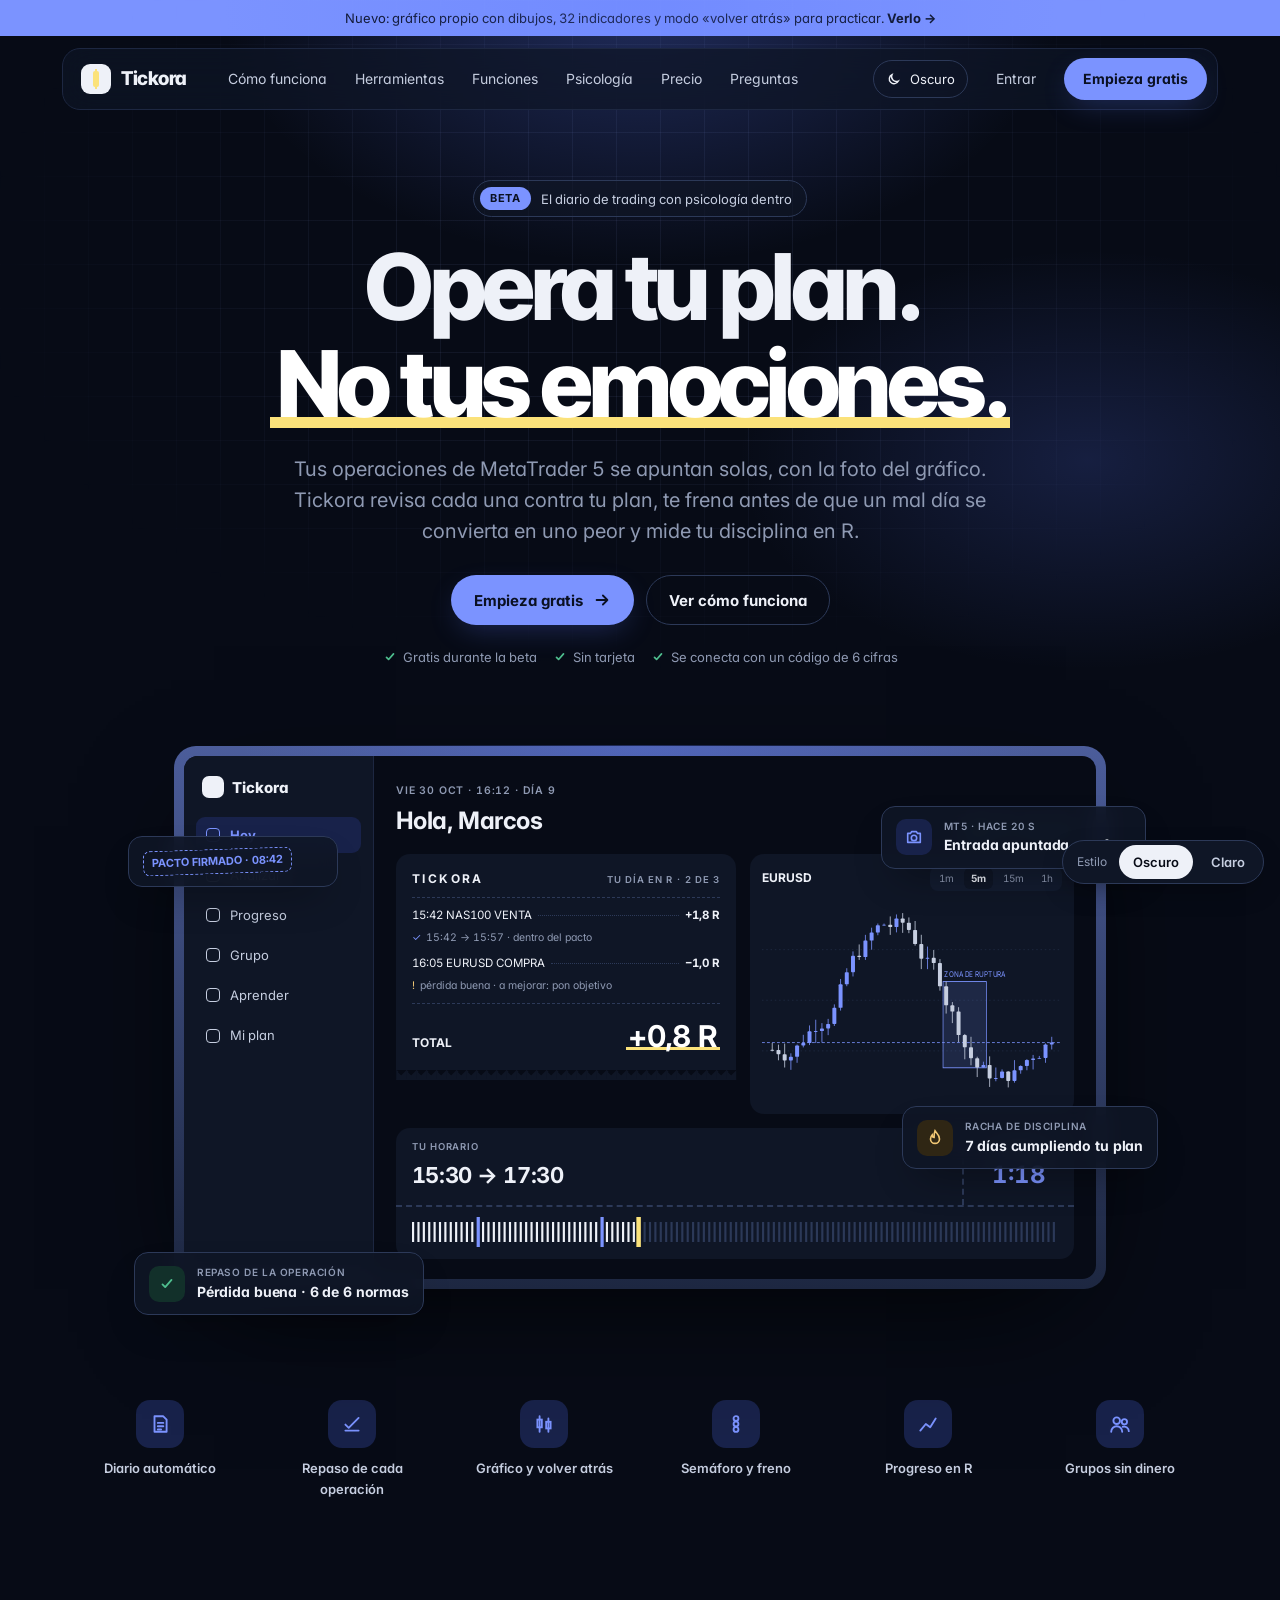
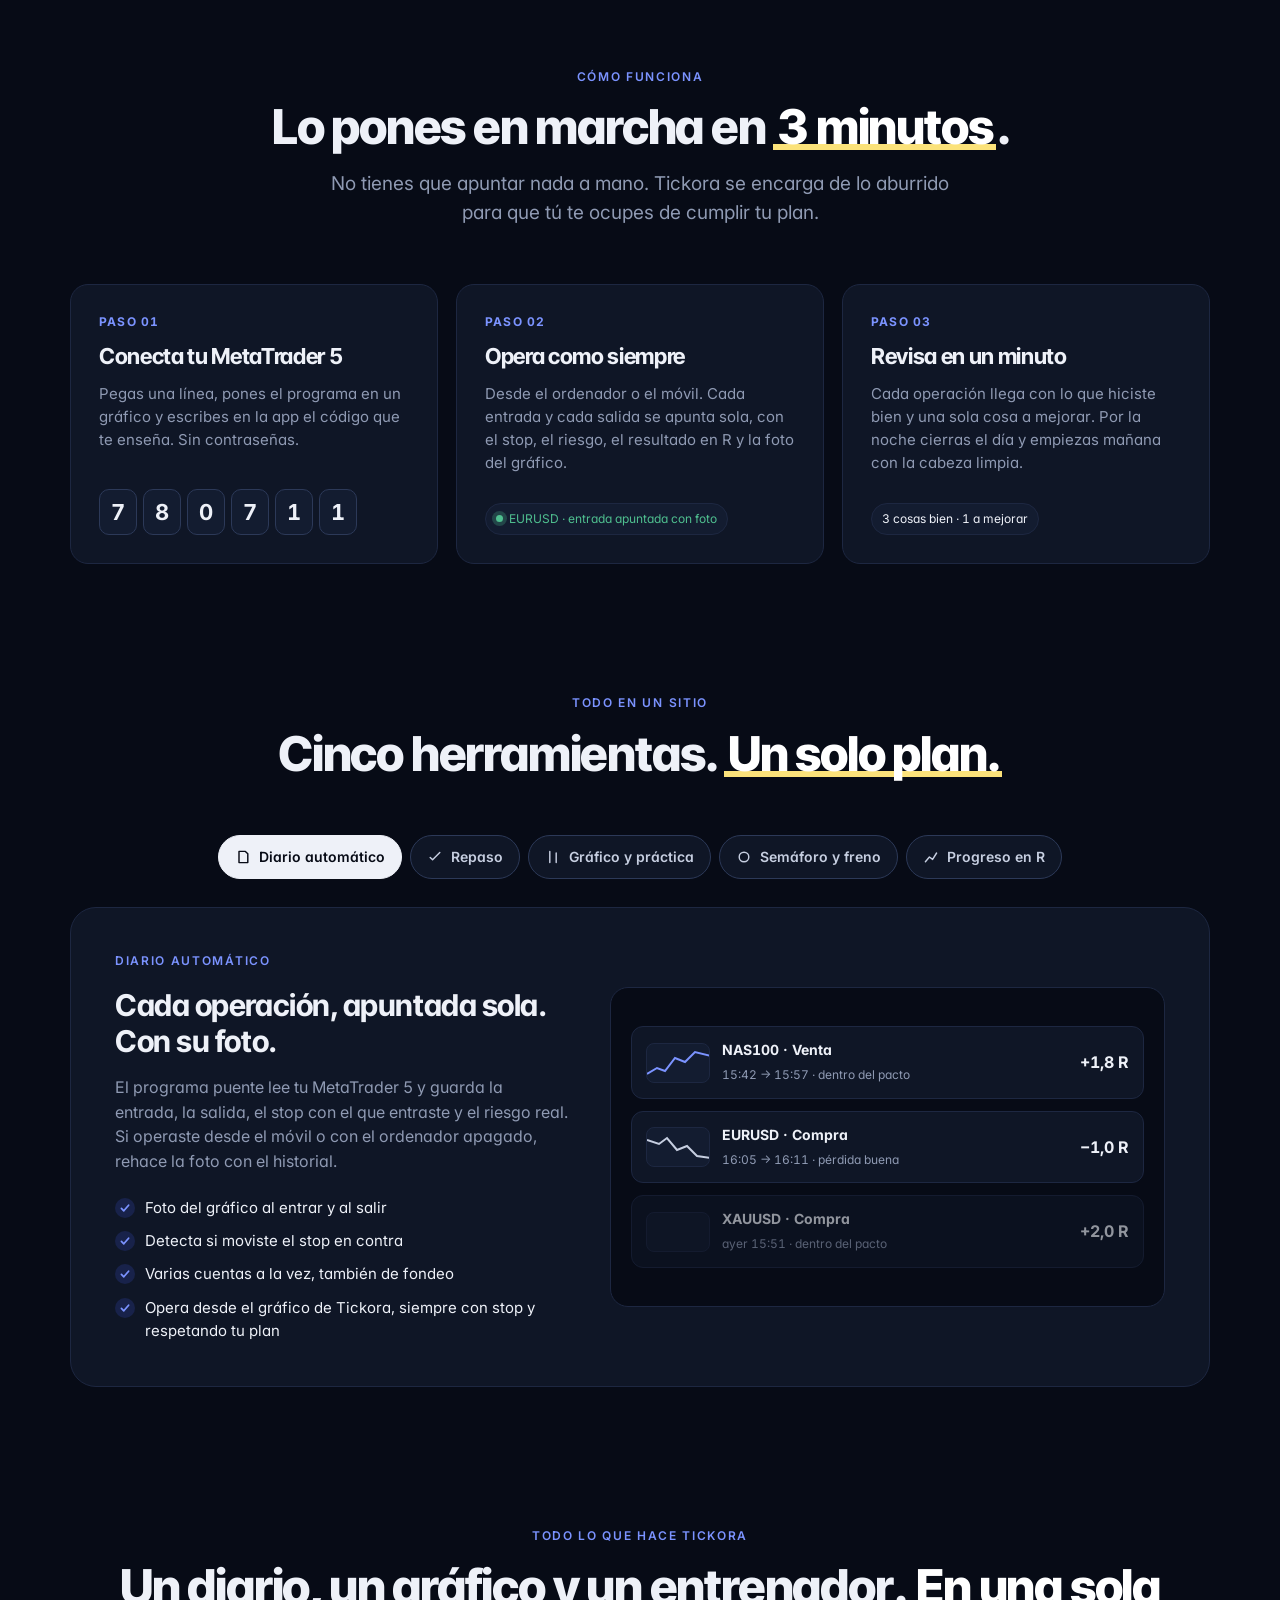
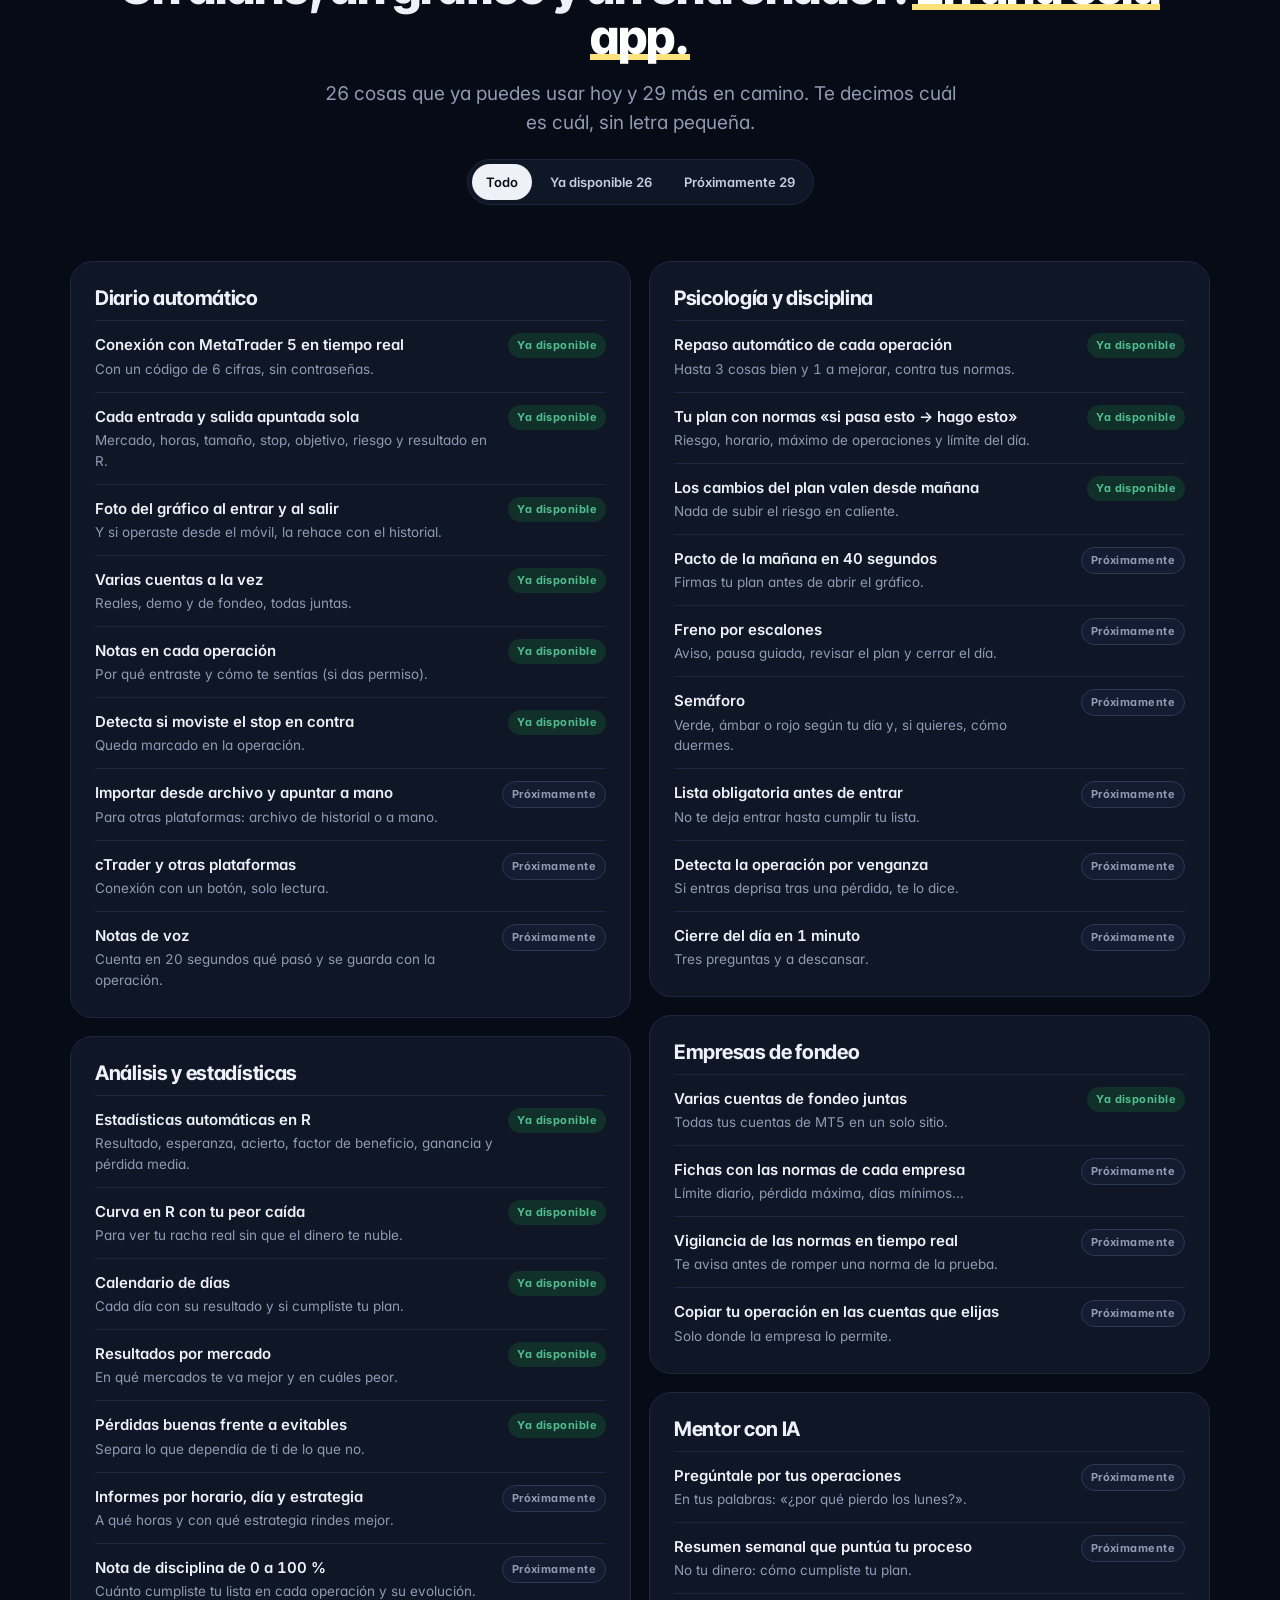
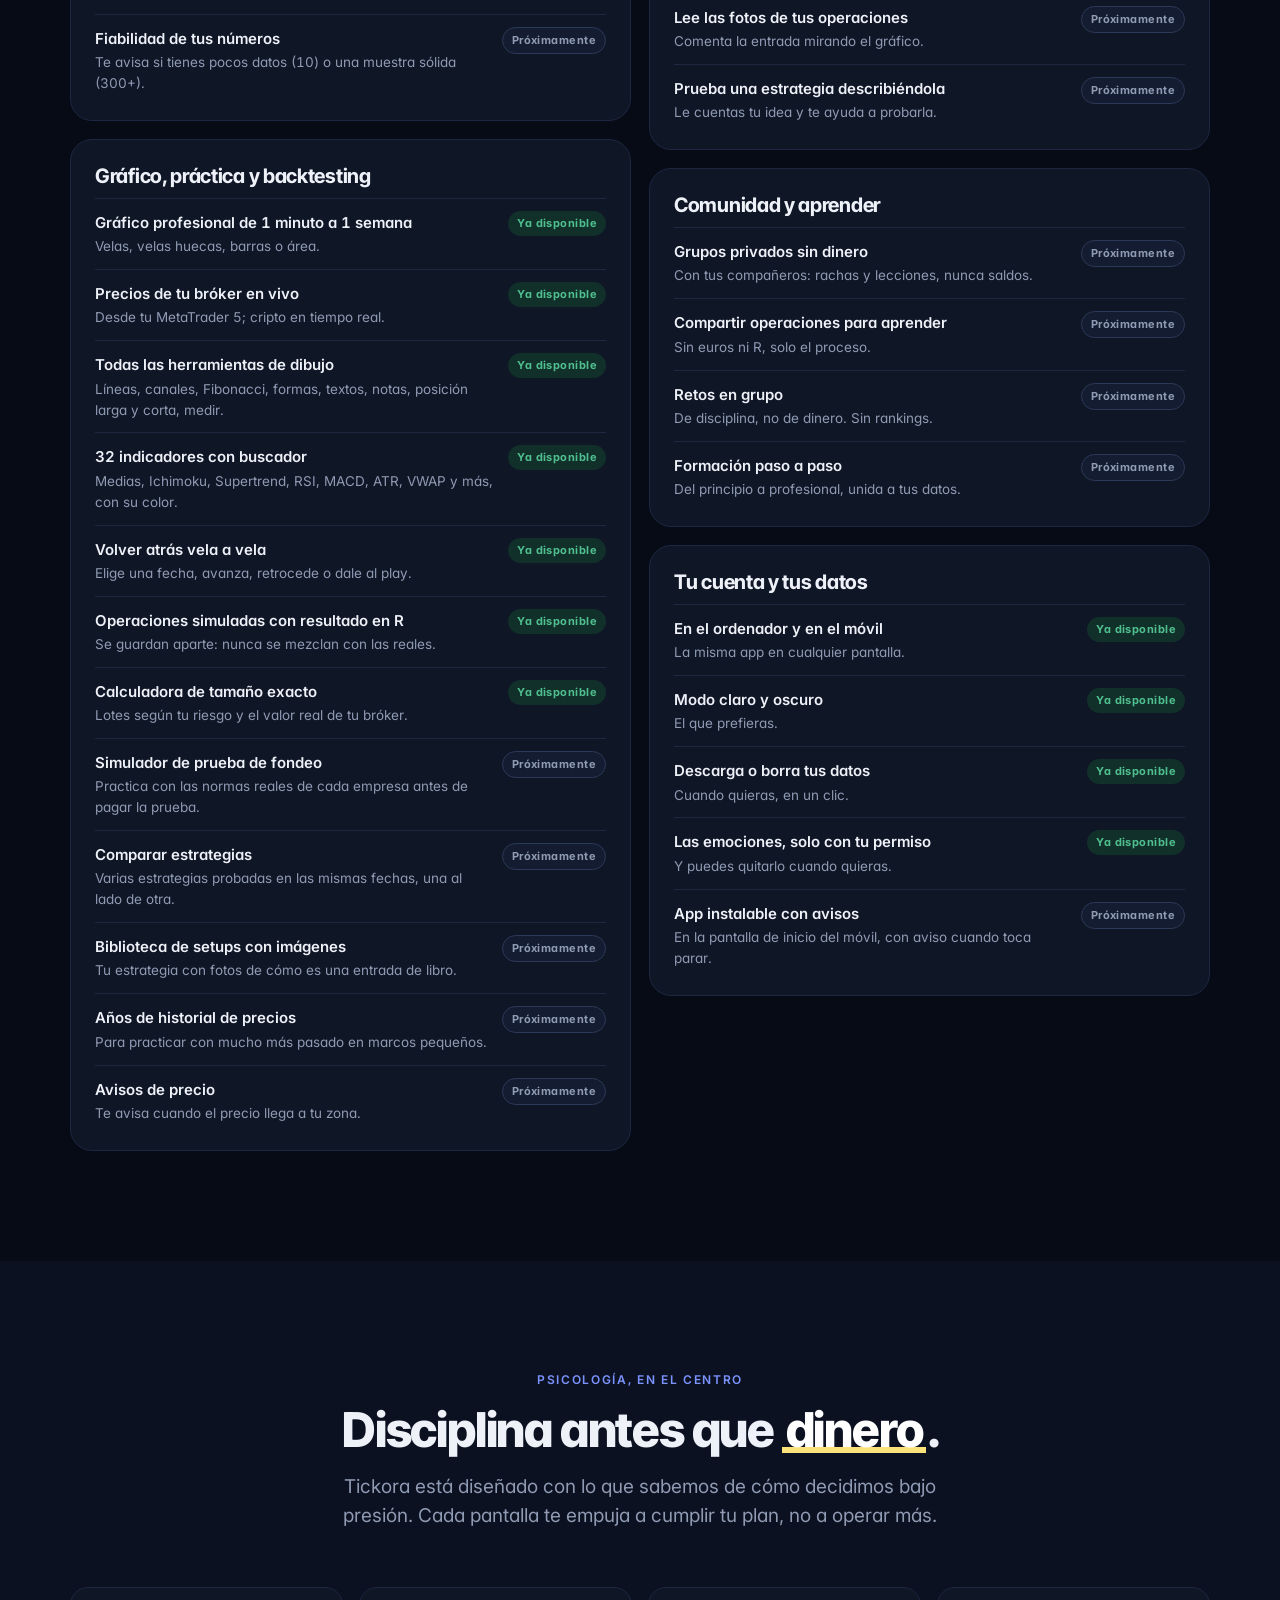
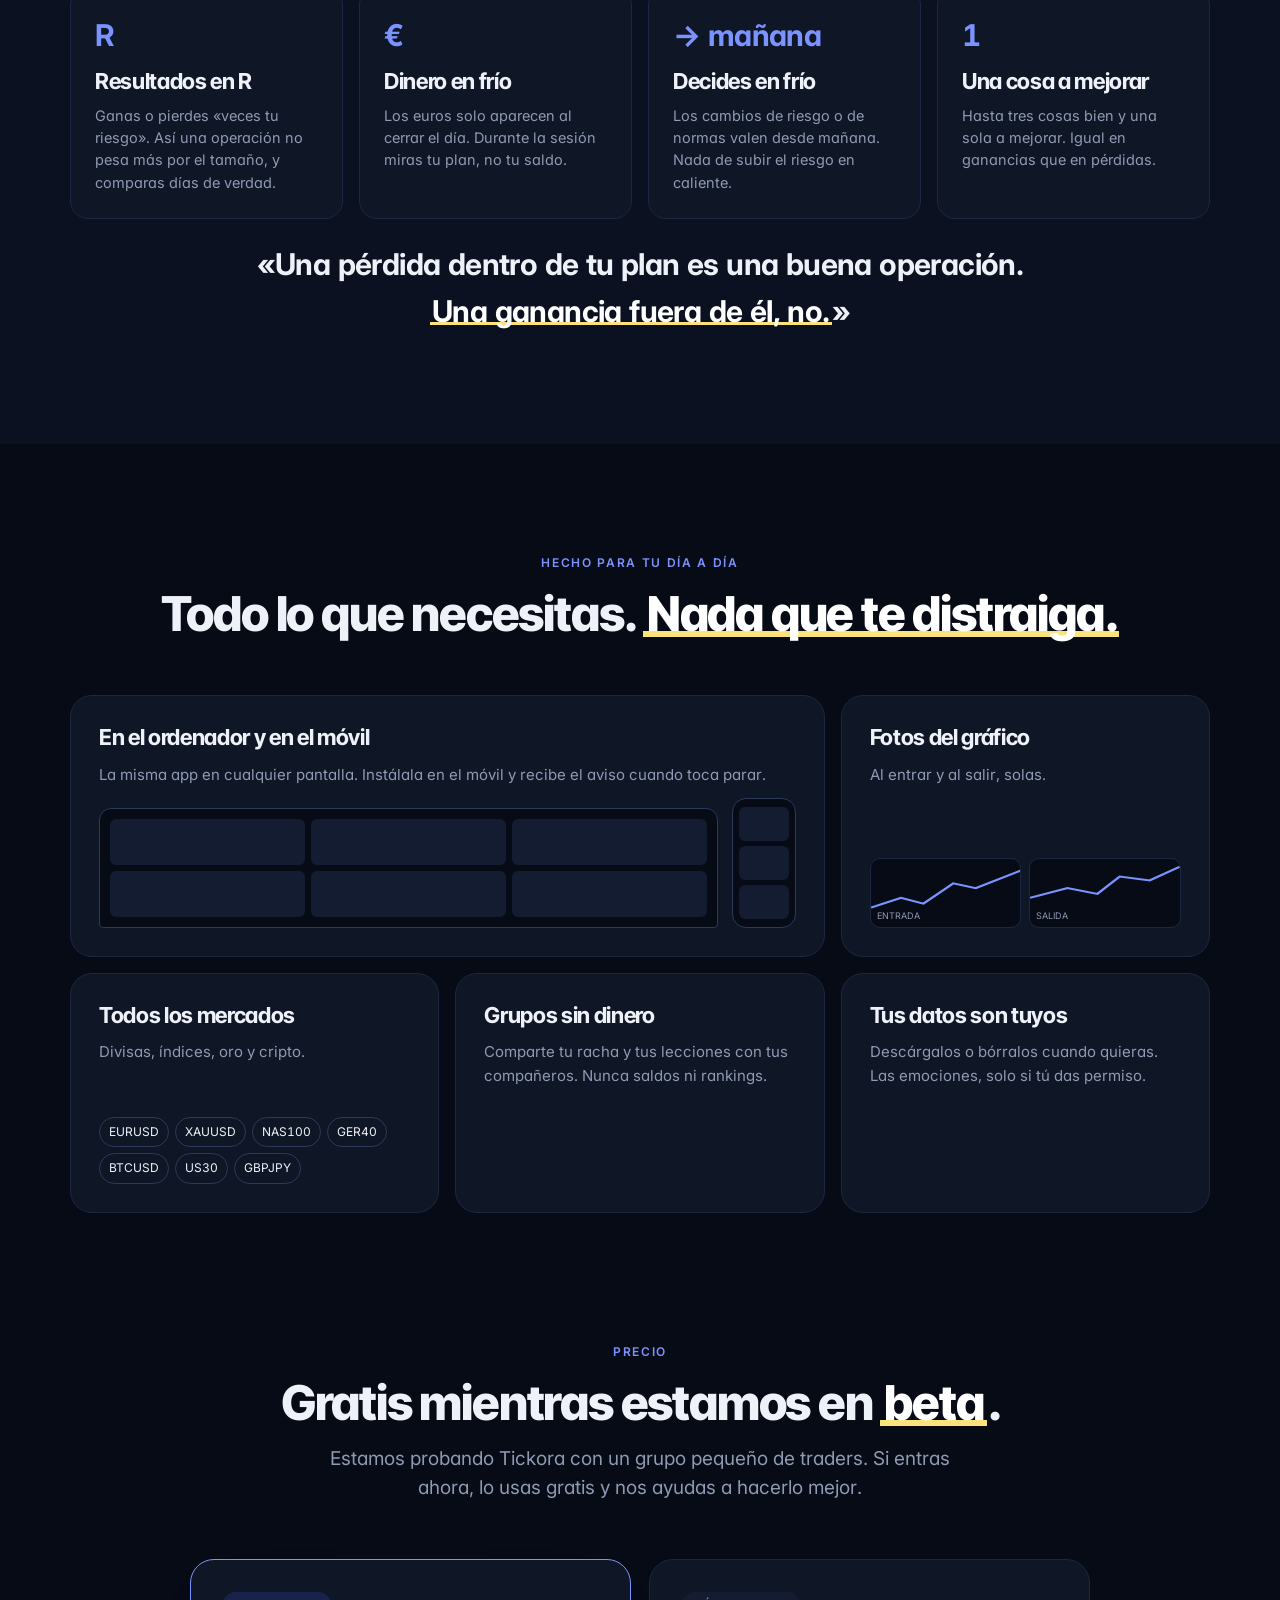
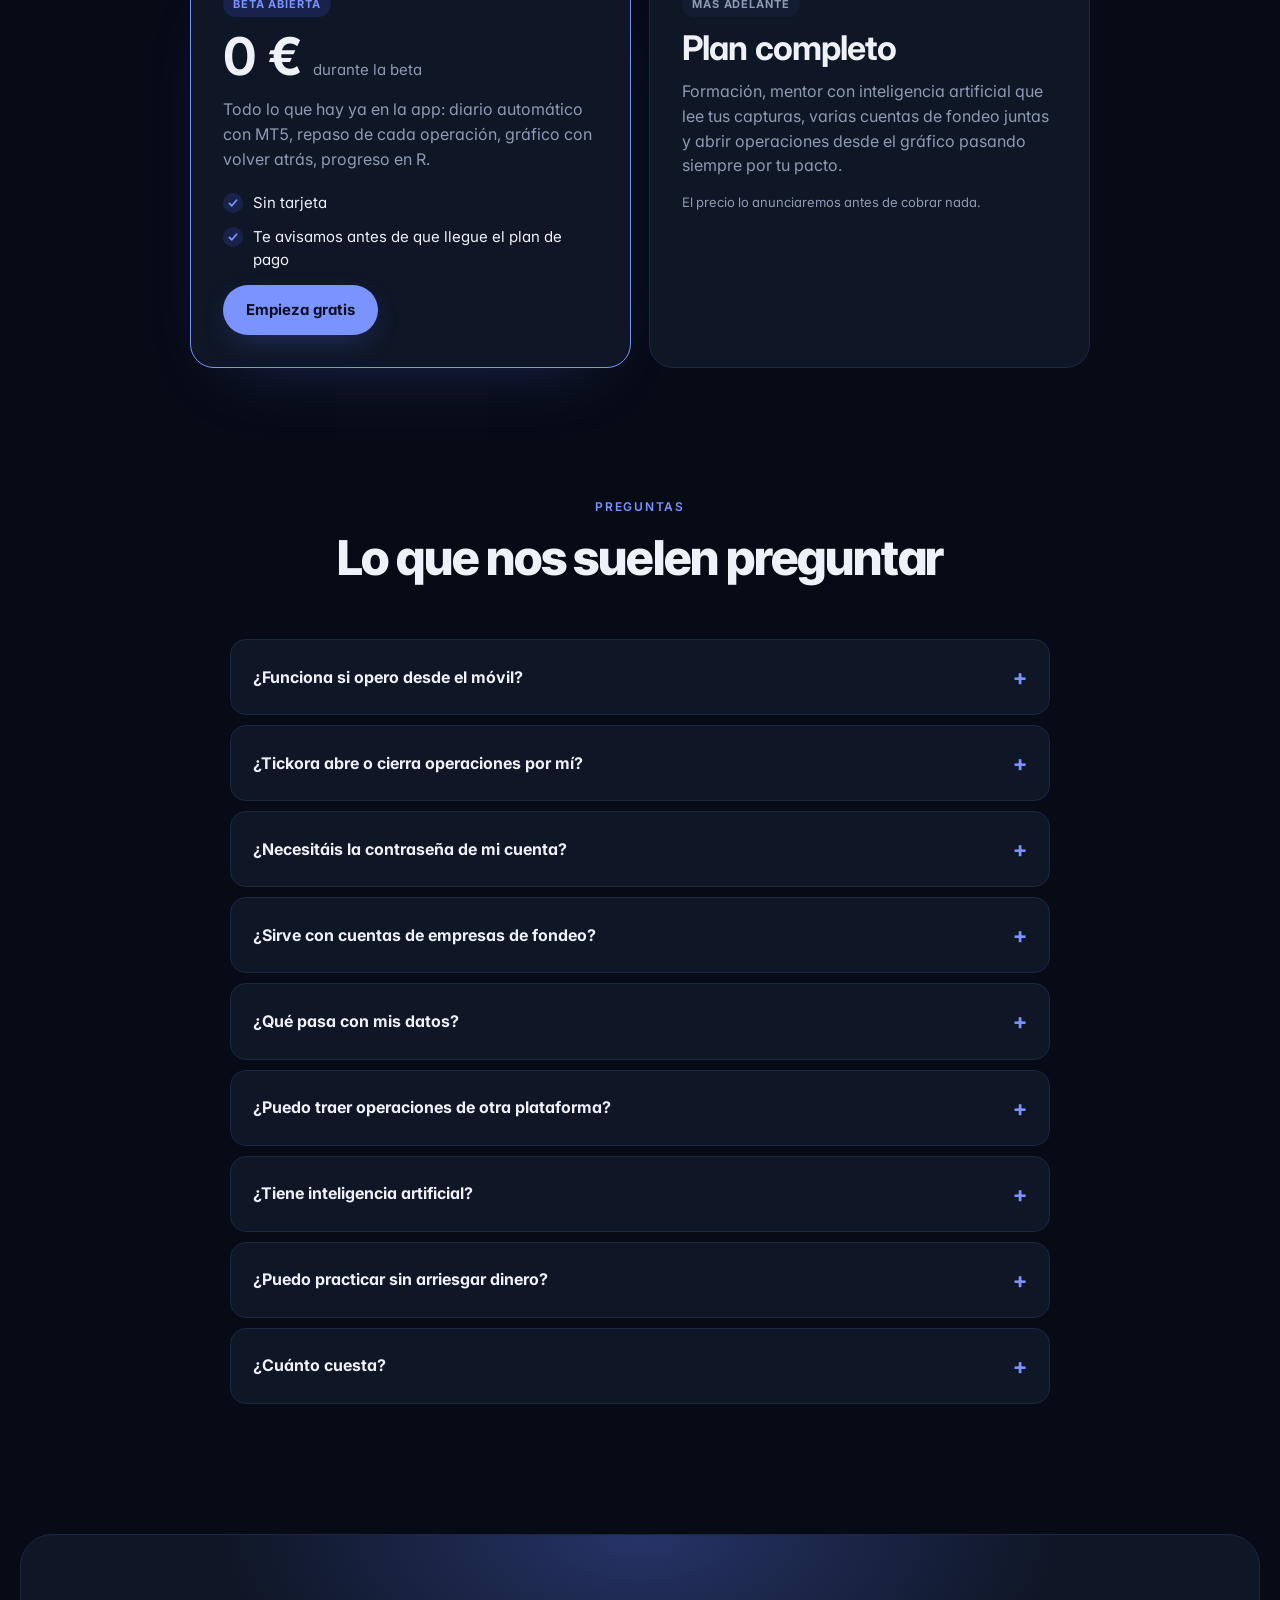
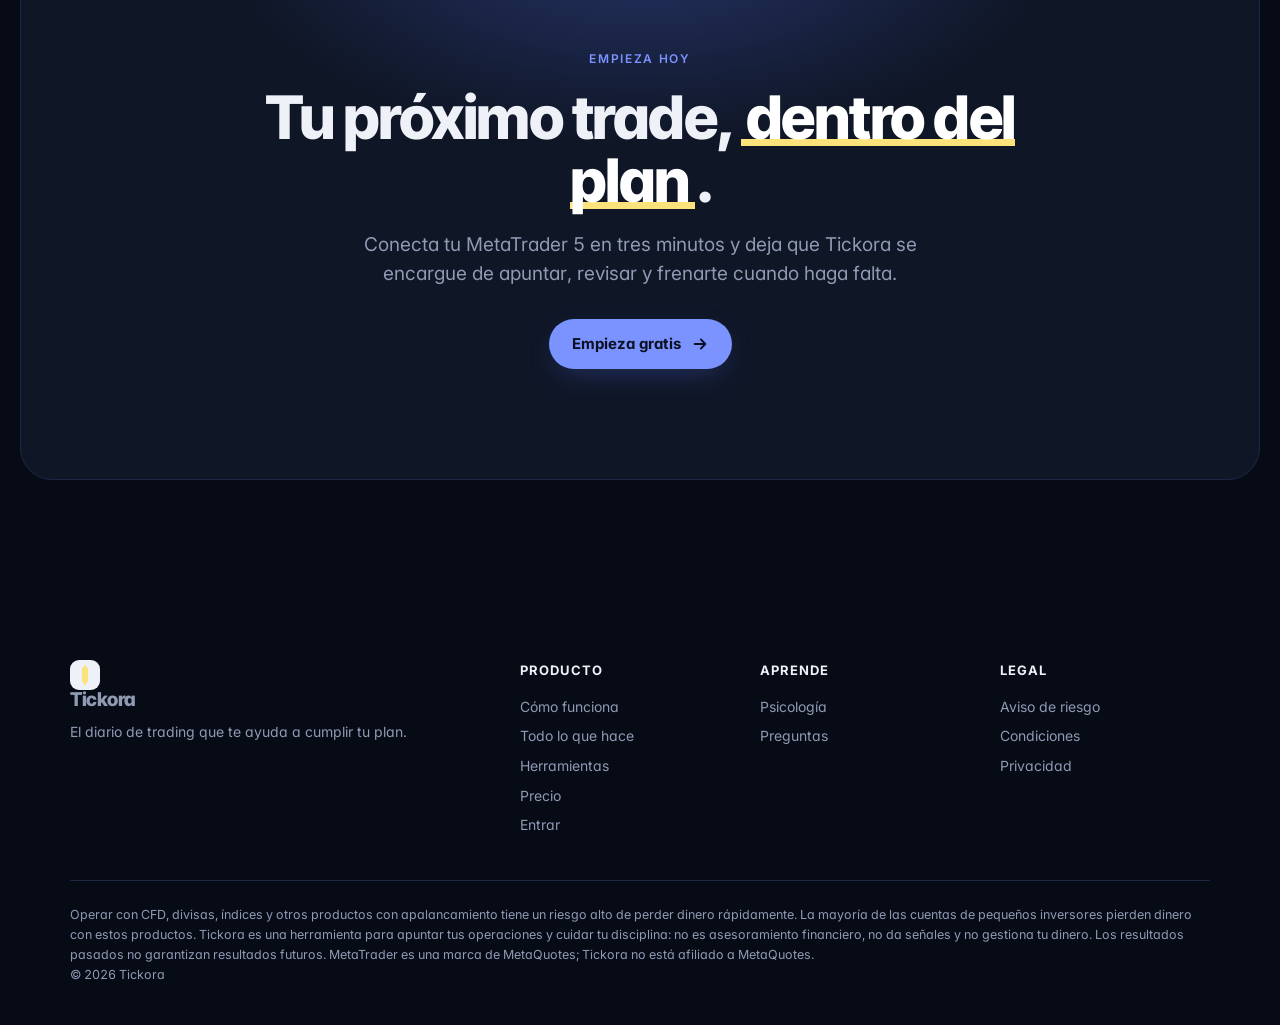
<file: inicio/index.html>
<!doctype html>
<html lang="es" data-theme="dark">
<head>
<meta charset="utf-8">
<meta name="viewport" content="width=device-width,initial-scale=1">
<title>Tickora · El diario de trading que te ayuda a cumplir tu plan</title>
<meta name="description" content="Tus operaciones de MetaTrader 5 se apuntan solas, con la foto del gráfico. Tickora revisa cada una contra tu plan, te frena a tiempo y mide tu disciplina en R.">
<link rel="preconnect" href="https://fonts.googleapis.com">
<link rel="stylesheet" href="https://fonts.googleapis.com/css2?family=Inter+Tight:wght@500..800&family=Inter:wght@300..700&display=swap">
<script>
/* tema: ?tema=claro|oscuro, o lo último que eligió esta persona */
(function(){try{var q=new URLSearchParams(location.search).get("tema");var t=q==="claro"?"light":q==="oscuro"?"dark":localStorage.getItem("tk-landing-tema");if(t==="light"||t==="dark")document.documentElement.dataset.theme=t}catch(e){}})();
</script>
<style>
:root{
  --sans:'Inter',system-ui,-apple-system,'Segoe UI',sans-serif;--head:'Inter Tight','Inter',system-ui,sans-serif;--mono:'Inter',system-ui,-apple-system,'Segoe UI',sans-serif;
  --maxw:1180px;--r:18px;
}
:root[data-theme="light"]{
  --bg:#f2f4f7;--bg2:#e9edf3;--card:#ffffff;--card2:#f7f8fb;--ink:#14213a;--ink2:#2a3651;--soft:#556079;--line:#e1e6ee;--line2:#c9d1de;
  --acc:#2443c7;--acc2:#16298a;--accC:#eef1fb;--accA:rgba(36,67,199,.14);--hl:linear-gradient(transparent 58%,#fbe27a 58%);--hlText:#14213a;
  --glow:rgba(36,67,199,.16);--grid:rgba(20,33,58,.06);--shadow:0 30px 80px -30px rgba(20,33,58,.35);--onAcc:#fff;
  --good:#2f8f67;--goodB:#e2f2ea;--warn:#7a4f0f;--warnB:#fbf0da;--candUp:#2443c7;--candDn:#14213a;
}
:root[data-theme="dark"]{
  --bg:#070b16;--bg2:#0b1120;--card:#0f1626;--card2:#131c30;--ink:#eef1f8;--ink2:#c6cee0;--soft:#8f9ab3;--line:#1d2741;--line2:#2c3958;
  --acc:#7b93ff;--acc2:#a3b4ff;--accC:#18224a;--accA:rgba(123,147,255,.18);--hl:linear-gradient(transparent 80%,#fbe27a 80%,#fbe27a 90%,transparent 90%);--hlText:#ffffff;
  --glow:rgba(91,120,255,.30);--grid:rgba(160,180,255,.07);--shadow:0 40px 120px -40px rgba(0,0,0,.9);--onAcc:#0a1022;
  --good:#4fbf8f;--goodB:#12302a;--warn:#f0c674;--warnB:#2f2614;--candUp:#7b93ff;--candDn:#c6cee0;
}
*{box-sizing:border-box}
html{scroll-behavior:smooth}
body{font-variant-numeric:tabular-nums;font-feature-settings:"tnum" 1,"cv11" 1;margin:0;background:var(--bg);color:var(--ink);font-family:var(--sans);font-size:16px;line-height:1.55;-webkit-font-smoothing:antialiased;overflow-x:hidden;transition:background .3s,color .3s}
a{color:inherit}
img,svg{display:block}
.wrap{max-width:var(--maxw);margin:0 auto;padding:0 20px}
.mono{font-family:var(--mono)}
.hl{background:var(--hl);padding:0 .08em;color:var(--hlText)}
.sr{position:absolute;width:1px;height:1px;overflow:hidden;clip:rect(0 0 0 0);white-space:nowrap}
.eyebrow{font-family:var(--sans);font-size:12px;letter-spacing:.14em;text-transform:uppercase;color:var(--acc);font-weight:600}
h1,h2,h3,.logo,.amt-t{margin:0;letter-spacing:-.025em;line-height:1.05;font-family:var(--head)}
h2{font-size:clamp(30px,4.2vw,48px);font-weight:800}
h3{font-size:22px;font-weight:700;letter-spacing:-.015em;line-height:1.2}
p{margin:0}
.lead{font-size:clamp(16px,1.6vw,19px);color:var(--soft);max-width:640px}
.btn{display:inline-flex;align-items:center;gap:10px;height:50px;padding:0 22px;border-radius:999px;font-weight:700;font-size:15px;text-decoration:none;border:1px solid transparent;cursor:pointer;transition:transform .15s,box-shadow .2s,background .2s}
.btn:hover{transform:translateY(-1px)}
.btn-p{background:var(--acc);color:var(--onAcc);box-shadow:0 10px 30px -8px var(--glow)}
.btn-p:hover{box-shadow:0 16px 40px -8px var(--glow)}
.btn-s{background:transparent;color:var(--ink);border-color:var(--line2)}
.btn-s:hover{border-color:var(--acc)}
.btn svg{width:18px;height:18px}
section{position:relative}
.sec{padding:110px 0}
.sec-h{display:flex;flex-direction:column;align-items:center;text-align:center;gap:16px;margin-bottom:56px}
.reveal{opacity:0;transform:translateY(24px);transition:opacity .7s ease,transform .7s ease}
.reveal.in{opacity:1;transform:none}
@media (prefers-reduced-motion:reduce){.reveal{opacity:1;transform:none;transition:none}.float{animation:none!important}html{scroll-behavior:auto}}

/* aviso superior y cabecera */
.bar{background:var(--acc);color:var(--onAcc);font-size:13px;text-align:center;padding:8px 16px}
.bar a{font-weight:700;text-decoration:none}
.nav{position:sticky;top:12px;z-index:50;margin:12px auto 0;max-width:var(--maxw);padding:0 12px}
.nav-in{display:flex;align-items:center;gap:18px;height:62px;padding:0 10px 0 18px;border-radius:18px;background:color-mix(in srgb,var(--card) 72%,transparent);border:1px solid var(--line);backdrop-filter:blur(16px);-webkit-backdrop-filter:blur(16px)}
.logo{display:flex;align-items:center;gap:10px;font-weight:800;font-size:19px;letter-spacing:-.02em;text-decoration:none}
.logo i{width:30px;height:30px;border-radius:9px;background:var(--ink);display:flex;align-items:center;justify-content:center}
.logo i::after{content:"";width:6px;height:16px;border-radius:2px;background:#fbe27a;box-shadow:0 -4px 0 -2px #fbe27a,0 4px 0 -2px #fbe27a}
.links{display:flex;gap:4px;margin-left:12px}
.links a{font-size:14px;color:var(--ink2);text-decoration:none;padding:8px 12px;border-radius:10px;white-space:nowrap}
.btn{white-space:nowrap}
@media (max-width:1240px){.links a[href="#preguntas"],.links a[href="#como"]{display:none}}
.links a:hover{background:var(--card2);color:var(--ink)}
.nav-sp{flex:1}
.theme{display:inline-flex;align-items:center;gap:8px;height:38px;padding:0 12px;border-radius:999px;border:1px solid var(--line2);background:transparent;color:var(--ink);font:inherit;font-size:13px;cursor:pointer}
.theme svg{width:16px;height:16px}
.nav .btn{height:42px;padding:0 18px;font-size:14px}
.enter{font-size:14px;text-decoration:none;color:var(--ink2);padding:8px 10px}

/* portada */
.hero{padding:70px 0 40px;overflow:hidden}
.hero-bg{position:absolute;inset:-200px 0 0;pointer-events:none;background:
  radial-gradient(600px 380px at 50% 18%,var(--glow),transparent 70%),
  radial-gradient(500px 300px at 85% 60%,color-mix(in srgb,var(--glow) 60%,transparent),transparent 70%);
}
.hero-grid{position:absolute;inset:0;pointer-events:none;background-image:linear-gradient(var(--grid) 1px,transparent 1px),linear-gradient(90deg,var(--grid) 1px,transparent 1px);background-size:44px 44px;-webkit-mask-image:radial-gradient(ellipse 70% 60% at 50% 30%,#000 30%,transparent 75%);mask-image:radial-gradient(ellipse 70% 60% at 50% 30%,#000 30%,transparent 75%)}
.hero-in{position:relative;display:flex;flex-direction:column;align-items:center;text-align:center;gap:22px}
.pill{display:inline-flex;align-items:center;gap:10px;padding:6px 14px 6px 6px;border-radius:999px;border:1px solid var(--line2);background:color-mix(in srgb,var(--card) 60%,transparent);font-size:13px;color:var(--ink2);text-decoration:none}
.pill b{background:var(--acc);color:var(--onAcc);border-radius:999px;padding:3px 10px;font-size:11px;letter-spacing:.06em;text-transform:uppercase}
.hero h1{font-size:clamp(44px,7.6vw,92px);font-weight:800;letter-spacing:-.045em;max-width:980px}
.hero h1 .hl{border-radius:4px}
.hero .lead{text-align:center;max-width:700px;font-size:clamp(16px,1.8vw,20px)}
.ctas{display:flex;gap:12px;flex-wrap:wrap;justify-content:center;margin-top:6px}
.note{font-size:13px;color:var(--soft);display:flex;gap:16px;flex-wrap:wrap;justify-content:center}
.note span{display:inline-flex;align-items:center;gap:6px}
.note svg{width:14px;height:14px;color:var(--good)}

/* maqueta de la app */
.stage{position:relative;margin:56px auto 0;max-width:1080px}
.frame{position:relative;border-radius:22px;padding:10px;background:linear-gradient(180deg,color-mix(in srgb,var(--acc) 40%,var(--line2)),var(--line));box-shadow:var(--shadow)}
.frame::before{content:"";position:absolute;inset:-1px;border-radius:23px;background:radial-gradient(400px 120px at 50% 0,var(--glow),transparent);pointer-events:none}
.app{position:relative;border-radius:14px;background:var(--bg);overflow:hidden;display:grid;grid-template-columns:190px minmax(0,1fr);min-height:520px;text-align:left}
.app-side{border-right:1px solid var(--line);background:var(--card);padding:16px 12px;display:flex;flex-direction:column;gap:4px}
.app-side .lg{display:flex;align-items:center;gap:8px;font-weight:800;font-size:15px;padding:4px 6px 14px}
.app-side .lg i{width:22px;height:22px;border-radius:7px;background:var(--ink)}
.app-side a{display:flex;align-items:center;gap:10px;font-size:13px;color:var(--ink2);padding:8px 10px;border-radius:9px;text-decoration:none}
.app-side a.on{background:var(--accC);color:var(--acc);font-weight:700}
.app-side a i{width:14px;height:14px;border-radius:4px;border:1.6px solid currentColor}
.app-main{padding:20px 22px;display:flex;flex-direction:column;gap:14px;min-width:0}
.app-top{display:flex;justify-content:space-between;align-items:flex-end;gap:10px}
.app-top small{font-family:var(--mono);font-size:10.5px;letter-spacing:.08em;font-weight:600;color:var(--soft)}
.app-top h4{margin:2px 0 0;font-size:24px;letter-spacing:-.02em}
.live{display:inline-flex;align-items:center;gap:6px;font-size:12px;color:var(--good)}
.live::before{content:"";width:7px;height:7px;border-radius:50%;background:var(--good);box-shadow:0 0 0 4px color-mix(in srgb,var(--good) 25%,transparent)}
.app-grid{display:grid;grid-template-columns:minmax(0,1.05fr) minmax(0,1fr);gap:14px}
.tk{background:var(--card);border-radius:14px 14px 0 0;padding:16px 16px 10px;display:flex;flex-direction:column;gap:9px;position:relative}
.tk::after{content:"";position:absolute;left:0;right:0;bottom:-10px;height:10px;background:linear-gradient(135deg,var(--card) 50%,transparent 50%) 0 0/10px 10px repeat-x,linear-gradient(225deg,var(--card) 50%,transparent 50%) 0 0/10px 10px repeat-x;transform:rotate(180deg)}
.tk-h{display:flex;justify-content:space-between;align-items:baseline}
.tk-h b{font-size:12px;letter-spacing:.2em}
.tk-h span,.lbl{font-family:var(--mono);font-size:9.5px;letter-spacing:.08em;font-weight:600;color:var(--soft);text-transform:uppercase}
.cut{border-top:1.5px dashed var(--line2)}
.ldr{display:flex;gap:6px;align-items:baseline;font-family:var(--mono);font-size:11.5px}
.ldr i{flex:1;border-bottom:1.5px dotted var(--line2);transform:translateY(-3px)}
.sub{font-size:10.5px;color:var(--soft);display:flex;gap:5px;align-items:center;margin-top:-4px}
.tot{display:flex;justify-content:space-between;align-items:baseline;font-family:var(--mono)}
.tot b{font-size:12px}.tot strong{font-size:30px;letter-spacing:-.02em}
.chartc{background:var(--card);border-radius:14px;padding:12px;display:flex;flex-direction:column;gap:8px;min-height:260px}
.chartc .row{display:flex;justify-content:space-between;align-items:center;font-family:var(--mono);font-size:11px}
.chartc .row b{font-size:12px}
.tfs{display:flex;gap:3px;background:var(--card2);border-radius:8px;padding:2px}
.tfs span{font-family:var(--mono);font-size:10px;padding:3px 7px;border-radius:6px;color:var(--soft)}
.tfs span.on{background:var(--card);color:var(--ink);font-weight:700}
#heroChart{width:100%;height:auto;flex:1}
.stub{background:var(--card);border-radius:14px;display:grid;grid-template-columns:1fr auto;grid-column:1/-1}
.stub>div{padding:12px 16px}
.stub .a{border-right:2px dashed var(--line2);display:flex;flex-direction:column;gap:4px}
.stub .a strong{font-family:var(--mono);font-size:22px;letter-spacing:-.02em}
.stub .b{display:flex;flex-direction:column;align-items:center;justify-content:center;gap:2px;min-width:110px}
.stub .b strong{font-family:var(--mono);font-size:24px;color:var(--acc)}
.bars{grid-column:1/-1;border-top:2px dashed var(--line2);padding:10px 16px 12px!important}
.bars svg{width:100%;height:30px}

/* tarjetas flotantes */
.fc{position:absolute;z-index:3;display:flex;align-items:center;gap:12px;padding:12px 14px;border-radius:14px;background:color-mix(in srgb,var(--card) 88%,transparent);border:1px solid var(--line2);backdrop-filter:blur(10px);-webkit-backdrop-filter:blur(10px);box-shadow:0 18px 40px -16px rgba(0,0,0,.45);text-align:left;min-width:210px}
.fc .ic{width:36px;height:36px;border-radius:10px;display:flex;align-items:center;justify-content:center;flex:none}
.fc .ic svg{width:18px;height:18px}
.fc small{display:block;font-family:var(--mono);font-size:10px;letter-spacing:.06em;font-weight:600;color:var(--soft);text-transform:uppercase}
.fc b{display:block;font-size:14px;letter-spacing:-.01em}
.fc .stamp{font-family:var(--mono);font-size:11px;font-weight:700;color:var(--acc);border:1.5px dashed var(--acc);border-radius:7px;padding:3px 8px;transform:rotate(-2deg)}
.f1{left:-46px;top:90px}.f2{right:-40px;top:60px}.f3{left:-40px;bottom:-26px}.f4{right:-52px;bottom:120px}
.float{animation:bob 6s ease-in-out infinite}.f2{animation-delay:-1.5s}.f3{animation-delay:-3s}.f4{animation-delay:-4.5s}
@keyframes bob{0%,100%{transform:translateY(0)}50%{transform:translateY(-10px)}}

/* fila de herramientas */
.tools{display:grid;grid-template-columns:repeat(6,minmax(0,1fr));gap:12px;margin-top:70px}
.tool{display:flex;flex-direction:column;align-items:center;gap:10px;padding:18px 10px;border-radius:16px;text-decoration:none;color:var(--ink2);font-size:13px;font-weight:600;text-align:center;border:1px solid transparent;transition:border-color .2s,background .2s}
.tool:hover{border-color:var(--line2);background:var(--card)}
.tool i{width:48px;height:48px;border-radius:14px;background:var(--accC);color:var(--acc);display:flex;align-items:center;justify-content:center}
.tool i svg{width:22px;height:22px}

/* pasos */
.steps{display:grid;grid-template-columns:repeat(3,minmax(0,1fr));gap:18px;counter-reset:s}
.step{position:relative;background:var(--card);border:1px solid var(--line);border-radius:var(--r);padding:28px;display:flex;flex-direction:column;gap:12px;overflow:hidden}
.step .n{font-size:12px;color:var(--acc);font-weight:700;letter-spacing:.1em}
.step p{color:var(--soft);font-size:15px}
.step .vis{margin-top:auto;padding-top:16px}
.code{display:flex;gap:6px}
.code span{width:38px;height:46px;border-radius:10px;background:var(--card2);border:1px solid var(--line2);display:flex;align-items:center;justify-content:center;font-family:var(--mono);font-size:22px;font-weight:700}
.chip{display:inline-flex;align-items:center;gap:6px;font-size:12px;padding:6px 10px;border-radius:999px;background:var(--card2);border:1px solid var(--line)}

/* pestañas de funciones */
.tabs{display:flex;gap:8px;justify-content:center;flex-wrap:wrap;margin-bottom:28px}
.tabs button{display:inline-flex;align-items:center;gap:8px;height:44px;padding:0 16px;border-radius:999px;border:1px solid var(--line2);background:var(--card);color:var(--ink2);font:inherit;font-size:14px;font-weight:600;cursor:pointer}
.tabs button svg{width:16px;height:16px}
.tabs button[aria-selected="true"]{background:var(--ink);color:var(--bg);border-color:var(--ink)}
.panel{display:grid;grid-template-columns:minmax(0,.9fr) minmax(0,1.1fr);gap:40px;align-items:center;background:var(--card);border:1px solid var(--line);border-radius:26px;padding:44px}
.panel[hidden]{display:none}
.panel .txt{display:flex;flex-direction:column;gap:16px}
.panel .txt p{color:var(--soft)}
.ticks{list-style:none;margin:6px 0 0;padding:0;display:flex;flex-direction:column;gap:10px}
.ticks li{display:flex;gap:10px;align-items:flex-start;font-size:15px}
.ticks li::before{content:"";flex:none;width:20px;height:20px;border-radius:50%;margin-top:2px;background:var(--accC) url("data:image/svg+xml,%3Csvg xmlns='http://www.w3.org/2000/svg' viewBox='0 0 20 20'%3E%3Cpath d='M5.5 10.5l3 3 6-7' fill='none' stroke='%237b93ff' stroke-width='2.2' stroke-linecap='round' stroke-linejoin='round'/%3E%3C/svg%3E") center/16px no-repeat}
:root[data-theme="light"] .ticks li::before{background-image:url("data:image/svg+xml,%3Csvg xmlns='http://www.w3.org/2000/svg' viewBox='0 0 20 20'%3E%3Cpath d='M5.5 10.5l3 3 6-7' fill='none' stroke='%232443c7' stroke-width='2.2' stroke-linecap='round' stroke-linejoin='round'/%3E%3C/svg%3E")}
.vis-box{background:var(--bg);border:1px solid var(--line);border-radius:18px;padding:20px;min-height:320px;display:flex;flex-direction:column;gap:12px;justify-content:center}
.mini{background:var(--card);border-radius:12px;padding:12px 14px;display:flex;align-items:center;gap:12px;border:1px solid var(--line)}
.mini .th{width:64px;height:40px;border-radius:8px;background:var(--card2);border:1px solid var(--line);flex:none;overflow:hidden}
.mini .grow{flex:1;min-width:0}
.mini b{font-size:14px;display:block}
.mini small{font-size:12px;color:var(--soft)}
.mini .r{font-family:var(--mono);font-weight:700}
.check{display:flex;gap:10px;align-items:center;font-size:14px}
.check svg{width:16px;height:16px;flex:none}
.callout{display:flex;gap:10px;padding:12px 14px;border-radius:12px;background:var(--warnB);color:var(--warn);font-size:14px}
.sem{display:flex;gap:14px;align-items:center}
.sem i{width:54px;height:54px;border-radius:50%;opacity:.25}
.sem i.on{opacity:1;box-shadow:0 0 0 6px color-mix(in srgb,currentColor 20%,transparent)}
.steps4{display:grid;grid-template-columns:repeat(4,minmax(0,1fr));gap:8px}
.steps4 div{border-radius:10px;padding:10px;background:var(--card);border:1px solid var(--line);font-size:12px}
.steps4 div b{display:block;font-family:var(--mono);font-size:11px;color:var(--acc)}
.steps4 div.on{border-color:var(--acc);background:var(--accC)}
.rbars{display:flex;align-items:flex-end;gap:8px;height:150px;padding:0 4px;border-bottom:1px solid var(--line2)}
.rbars span{flex:1;border-radius:4px 4px 0 0;background:var(--acc)}
.rbars span.neg{background:transparent;border:1.5px solid var(--candDn);border-bottom:0}
.rbars span.av{background:repeating-linear-gradient(135deg,var(--line2) 0 4px,transparent 4px 8px);border:1.5px solid var(--line2);border-bottom:0}
.kpis{display:grid;grid-template-columns:repeat(3,minmax(0,1fr));gap:8px}
.kpis div{background:var(--card);border:1px solid var(--line);border-radius:12px;padding:10px 12px}
.kpis small{font-family:var(--mono);font-size:10px;letter-spacing:.08em;color:var(--soft);text-transform:uppercase;display:block}
.kpis b{font-family:var(--mono);font-size:20px}


/* catálogo */
.flt{display:inline-flex;gap:4px;padding:4px;border-radius:999px;background:var(--card);border:1px solid var(--line);margin-top:6px;flex-wrap:wrap;justify-content:center}
.flt button{height:36px;padding:0 14px;border-radius:999px;border:0;background:transparent;color:var(--ink2);font:inherit;font-size:13px;font-weight:600;cursor:pointer}
.flt button[aria-pressed="true"]{background:var(--ink);color:var(--bg)}
.cats{columns:2 420px;column-gap:18px}
.cat{break-inside:avoid;background:var(--card);border:1px solid var(--line);border-radius:22px;padding:24px 24px 14px;margin:0 0 18px}
.cat h3{font-size:20px;margin-bottom:10px}
.cat ul{list-style:none;margin:0;padding:0}
.it{display:grid;grid-template-columns:1fr auto;gap:2px 12px;padding:12px 0;border-top:1px solid var(--line)}
.it b{font-size:15px;font-weight:600;grid-column:1;grid-row:1}
.it>span:last-child{grid-column:1;font-size:13.5px;color:var(--soft)}
.it .st{grid-column:2;grid-row:1 / span 2;align-self:start;font-size:11px;font-weight:700;letter-spacing:.04em;padding:4px 9px;border-radius:999px;white-space:nowrap}
.st.ok{background:var(--goodB);color:var(--good)}
.st.soon{background:var(--card2);color:var(--soft);border:1px solid var(--line2)}
.cats[data-f="ok"] .it:has(.soon),.cats[data-f="soon"] .it:has(.ok){display:none}
/* psicología */
.psy{display:grid;grid-template-columns:repeat(4,minmax(0,1fr));gap:16px}
.rule{background:var(--card);border:1px solid var(--line);border-radius:var(--r);padding:24px;display:flex;flex-direction:column;gap:10px}
.rule .big{font-family:var(--mono);font-size:30px;font-weight:700;letter-spacing:-.02em;color:var(--acc)}
.rule p{color:var(--soft);font-size:14.5px}
.quote{margin-top:22px;text-align:center;font-size:clamp(20px,2.6vw,30px);font-weight:700;letter-spacing:-.02em;max-width:820px;margin-left:auto;margin-right:auto}

/* bento */
.bento{display:grid;grid-template-columns:repeat(6,minmax(0,1fr));gap:16px}
.bx{background:var(--card);border:1px solid var(--line);border-radius:22px;padding:28px;display:flex;flex-direction:column;gap:12px;overflow:hidden;position:relative;min-height:240px}
.bx p{color:var(--soft);font-size:15px}
.b1{grid-column:span 4}.b2{grid-column:span 2}.b3{grid-column:span 2}.b4{grid-column:span 2}.b5{grid-column:span 2}
.dev{display:flex;gap:14px;align-items:flex-end;margin-top:auto}
.dev .lap{flex:1;height:120px;border-radius:12px 12px 4px 4px;border:1px solid var(--line2);background:var(--bg);padding:10px;display:grid;grid-template-columns:repeat(3,1fr);gap:6px}
.dev .lap i,.dev .ph i{border-radius:6px;background:var(--card2)}
.dev .ph{width:64px;height:130px;border-radius:14px;border:1px solid var(--line2);background:var(--bg);padding:8px 6px;display:flex;flex-direction:column;gap:5px}
.dev .ph i{flex:1}
.mk{display:flex;flex-wrap:wrap;gap:6px;margin-top:auto}
.mk span{font-family:var(--mono);font-size:12px;padding:5px 9px;border-radius:999px;border:1px solid var(--line2)}
.snap{margin-top:auto;display:grid;grid-template-columns:1fr 1fr;gap:8px}
.snap div{height:70px;border-radius:10px;background:var(--bg);border:1px solid var(--line);position:relative;overflow:hidden}
.snap small{position:absolute;left:6px;bottom:4px;font-family:var(--mono);font-size:9px;color:var(--soft)}

/* precio */
.price{display:grid;grid-template-columns:minmax(0,1fr) minmax(0,1fr);gap:18px;max-width:900px;margin:0 auto}
.pc{background:var(--card);border:1px solid var(--line);border-radius:24px;padding:32px;display:flex;flex-direction:column;gap:14px}
.pc.main{border-color:var(--acc);box-shadow:0 30px 70px -40px var(--glow)}
.pc .amt{font-family:var(--mono);font-size:52px;font-weight:700;letter-spacing:-.03em;line-height:1}
.pc .amt small{font-size:15px;color:var(--soft);font-weight:400;letter-spacing:0}
.pc p{color:var(--soft)}
.tag{align-self:flex-start;font-size:11px;letter-spacing:.08em;text-transform:uppercase;padding:4px 10px;border-radius:999px;background:var(--accC);color:var(--acc);font-weight:700}

/* preguntas */
.faq{max-width:820px;margin:0 auto;display:flex;flex-direction:column;gap:10px}
details{background:var(--card);border:1px solid var(--line);border-radius:16px;padding:0 22px}
summary{list-style:none;cursor:pointer;padding:20px 0;font-weight:700;font-size:16px;display:flex;justify-content:space-between;gap:16px;align-items:center}
summary::-webkit-details-marker{display:none}
summary::after{content:"+";font-family:var(--mono);font-size:22px;color:var(--acc);transition:transform .2s}
details[open] summary::after{transform:rotate(45deg)}
details p{color:var(--soft);padding:0 0 20px}

/* final y pie */
.final{text-align:center;padding:110px 20px;border-radius:32px;margin:0 20px;background:radial-gradient(600px 300px at 50% 0,var(--glow),transparent 70%),var(--card);border:1px solid var(--line);position:relative;overflow:hidden}
.final h2{font-size:clamp(34px,5vw,60px);max-width:820px;margin:0 auto 18px}
.final .lead{margin:0 auto 30px;text-align:center}
footer{padding:70px 0 40px;color:var(--soft);font-size:14px}
.foot{display:grid;grid-template-columns:2fr 1fr 1fr 1fr;gap:30px}
.foot h5{margin:0 0 12px;color:var(--ink);font-size:13px;letter-spacing:.08em;text-transform:uppercase}
.foot a{display:block;text-decoration:none;padding:4px 0}
.foot a:hover{color:var(--ink)}
.risk{margin-top:40px;padding-top:24px;border-top:1px solid var(--line);font-size:12.5px;line-height:1.6}

/* comparar estilos */
.cmp{position:fixed;right:16px;bottom:16px;z-index:60;display:flex;align-items:center;gap:4px;padding:4px;border-radius:999px;background:var(--card);border:1px solid var(--line2);box-shadow:0 10px 30px -10px rgba(0,0,0,.4)}
.cmp span{font-size:12px;color:var(--soft);padding:0 8px 0 10px}
.cmp button{height:34px;padding:0 14px;border-radius:999px;border:0;background:transparent;color:var(--ink2);font:inherit;font-size:13px;font-weight:600;cursor:pointer}
.cmp button[aria-pressed="true"]{background:var(--ink);color:var(--bg)}

@media (max-width:1100px){.f1,.f3{left:-10px}.f2,.f4{right:-10px}}
@media (max-width:960px){
  .links{display:none}
  .app{grid-template-columns:1fr}.app-side{display:none}
  .app-grid{grid-template-columns:1fr}
  .tools{grid-template-columns:repeat(3,minmax(0,1fr))}
  .steps,.psy{grid-template-columns:1fr 1fr}
  .panel{grid-template-columns:1fr;padding:26px}
  .bento{grid-template-columns:1fr 1fr}.b1,.b2,.b3,.b4,.b5{grid-column:span 2}
  .price{grid-template-columns:1fr}
  .foot{grid-template-columns:1fr 1fr}
  .fc{position:relative;left:auto!important;right:auto!important;top:auto!important;bottom:auto!important;animation:none;margin:0}
  .fcs{display:grid;grid-template-columns:1fr 1fr;gap:10px;margin-top:14px}
}
@media (max-width:600px){
  .sec{padding:76px 0}
  .nav-in{gap:8px;padding:0 8px 0 12px}
  .enter,.theme span{display:none}
  .steps,.psy{grid-template-columns:1fr}
  .tools{grid-template-columns:repeat(2,minmax(0,1fr))}
  .fcs{grid-template-columns:1fr}
  .stub{grid-template-columns:1fr}.stub .a{border-right:0;border-bottom:2px dashed var(--line2)}.stub .b{align-items:flex-start}
  .steps4{grid-template-columns:1fr 1fr}
  .final{margin:0 10px;padding:70px 18px}
  .cmp span{display:none}
}
</style>
</head>
<body>

<div class="bar">Nuevo: gráfico propio con dibujos, 32 indicadores y modo «volver atrás» para practicar. <a href="#herramientas">Verlo →</a></div>

<nav class="nav" aria-label="Principal">
  <div class="nav-in">
    <a class="logo" href="#"><i aria-hidden="true"></i>Tickora</a>
    <div class="links"><a href="#como">Cómo funciona</a><a href="#herramientas">Herramientas</a><a href="#todo">Funciones</a><a href="#psicologia">Psicología</a><a href="#precio">Precio</a><a href="#preguntas">Preguntas</a></div>
    <span class="nav-sp"></span>
    <button type="button" class="theme" id="themeBtn" aria-label="Cambiar entre oscuro y claro"><svg viewBox="0 0 20 20" fill="none" stroke="currentColor" stroke-width="1.7" stroke-linecap="round" aria-hidden="true"><path d="M15.5 12.5A6 6 0 017.5 4.5a6 6 0 108 8z"/></svg><span id="themeLbl">Oscuro</span></button>
    <a class="enter" href="../">Entrar</a>
    <a class="btn btn-p" href="../">Empieza gratis</a>
  </div>
</nav>

<header class="hero">
  <div class="hero-bg" aria-hidden="true"></div><div class="hero-grid" aria-hidden="true"></div>
  <div class="wrap hero-in">
    <a class="pill reveal" href="#psicologia"><b>Beta</b>El diario de trading con psicología dentro</a>
    <h1 class="reveal">Opera tu plan.<br><span class="hl">No tus emociones.</span></h1>
    <p class="lead reveal">Tus operaciones de MetaTrader 5 se apuntan solas, con la foto del gráfico. Tickora revisa cada una contra tu plan, te frena antes de que un mal día se convierta en uno peor y mide tu disciplina en R.</p>
    <div class="ctas reveal">
      <a class="btn btn-p" href="../">Empieza gratis <svg viewBox="0 0 20 20" fill="none" stroke="currentColor" stroke-width="2" stroke-linecap="round" stroke-linejoin="round" aria-hidden="true"><path d="M4 10h12M11 5l5 5-5 5"/></svg></a>
      <a class="btn btn-s" href="#como">Ver cómo funciona</a>
    </div>
    <div class="note reveal"><span><svg viewBox="0 0 20 20" fill="none" stroke="currentColor" stroke-width="2.4" stroke-linecap="round" stroke-linejoin="round" aria-hidden="true"><path d="M5 10.5l3 3 7-8"/></svg>Gratis durante la beta</span><span><svg viewBox="0 0 20 20" fill="none" stroke="currentColor" stroke-width="2.4" stroke-linecap="round" stroke-linejoin="round" aria-hidden="true"><path d="M5 10.5l3 3 7-8"/></svg>Sin tarjeta</span><span><svg viewBox="0 0 20 20" fill="none" stroke="currentColor" stroke-width="2.4" stroke-linecap="round" stroke-linejoin="round" aria-hidden="true"><path d="M5 10.5l3 3 7-8"/></svg>Se conecta con un código de 6 cifras</span></div>

    <div class="stage reveal">
      <div class="frame">
        <div class="app" aria-label="Así se ve Tickora: la pantalla Hoy">
          <aside class="app-side" aria-hidden="true">
            <div class="lg"><i></i>Tickora</div>
            <a class="on"><i></i>Hoy</a><a><i></i>Analizar</a><a><i></i>Progreso</a><a><i></i>Grupo</a><a><i></i>Aprender</a><a><i></i>Mi plan</a>
          </aside>
          <div class="app-main">
            <div class="app-top"><div><small>VIE 30 OCT · 16:12 · DÍA 9</small><h4>Hola, Marcos</h4></div><span class="live">MT5 conectado</span></div>
            <div class="app-grid">
              <div>
                <div class="tk">
                  <div class="tk-h"><b>TICKORA</b><span>Tu día en R · 2 de 3</span></div>
                  <div class="cut"></div>
                  <div class="ldr"><span>15:42 NAS100 VENTA</span><i></i><b>+1,8 R</b></div>
                  <div class="sub"><span style="color:var(--acc)">✓</span>15:42 → 15:57 · dentro del pacto</div>
                  <div class="ldr"><span>16:05 EURUSD COMPRA</span><i></i><b>−1,0 R</b></div>
                  <div class="sub"><span style="color:var(--warn)">!</span>pérdida buena · a mejorar: pon objetivo</div>
                  <div class="cut"></div>
                  <div class="tot"><b>TOTAL</b><strong><span class="hl">+0,8 R</span></strong></div>
                </div>
              </div>
              <div class="chartc">
                <div class="row"><b>EURUSD</b><span class="tfs"><span>1m</span><span class="on">5m</span><span>15m</span><span>1h</span></span></div>
                <svg id="heroChart" viewBox="0 0 420 230" preserveAspectRatio="none" role="img" aria-label="Gráfico de velas con una zona marcada y una entrada"></svg>
              </div>
              <div class="stub">
                <div class="a"><span class="lbl">Tu horario</span><strong>15:30 → 17:30</strong></div>
                <div class="b"><span class="lbl">Quedan</span><strong>1:18</strong></div>
                <div class="bars"><svg id="heroBars" viewBox="0 0 360 30" preserveAspectRatio="none" aria-hidden="true"></svg></div>
              </div>
            </div>
          </div>
        </div>
      </div>
      <div class="fcs">
        <div class="fc f1 float"><span class="stamp">PACTO FIRMADO · 08:42</span></div>
        <div class="fc f2 float"><span class="ic" style="background:var(--accC);color:var(--acc)"><svg viewBox="0 0 20 20" fill="none" stroke="currentColor" stroke-width="1.8" stroke-linecap="round" stroke-linejoin="round"><path d="M3 6h3l1.5-2h5L14 6h3v10H3z"/><circle cx="10" cy="11" r="3"/></svg></span><span><small>MT5 · hace 20 s</small><b>Entrada apuntada con foto</b></span></div>
        <div class="fc f3 float"><span class="ic" style="background:var(--goodB);color:var(--good)"><svg viewBox="0 0 20 20" fill="none" stroke="currentColor" stroke-width="2" stroke-linecap="round" stroke-linejoin="round"><path d="M5 10.5l3 3 7-8"/></svg></span><span><small>Repaso de la operación</small><b>Pérdida buena · 6 de 6 normas</b></span></div>
        <div class="fc f4 float"><span class="ic" style="background:var(--warnB);color:var(--warn)"><svg viewBox="0 0 20 20" fill="none" stroke="currentColor" stroke-width="1.8" stroke-linecap="round"><path d="M10 2c2 3 5 4.5 5 9a5 5 0 01-10 0c0-2 1-3.5 2-4.5 0 2 1 3 2 3 0-3 0-5 1-7.5z"/></svg></span><span><small>Racha de disciplina</small><b><span class="mono">7</span> días cumpliendo tu plan</b></span></div>
      </div>
    </div>

    <div class="tools" id="herramientas">
      <a class="tool reveal" href="#t-diario"><i><svg viewBox="0 0 20 20" fill="none" stroke="currentColor" stroke-width="1.7" stroke-linecap="round" stroke-linejoin="round"><path d="M5 3h8l3 3v11H5z"/><path d="M8 9h5M8 12h5M8 15h3"/></svg></i>Diario automático</a>
      <a class="tool reveal" href="#t-repaso"><i><svg viewBox="0 0 20 20" fill="none" stroke="currentColor" stroke-width="1.7" stroke-linecap="round" stroke-linejoin="round"><path d="M4 10.5l3 3 9-9"/><path d="M4 16h12"/></svg></i>Repaso de cada operación</a>
      <a class="tool reveal" href="#t-grafico"><i><svg viewBox="0 0 20 20" fill="none" stroke="currentColor" stroke-width="1.7" stroke-linecap="round"><path d="M6 3v14M14 5v12"/><rect x="4" y="6" width="4" height="7"/><rect x="12" y="8" width="4" height="6"/></svg></i>Gráfico y volver atrás</a>
      <a class="tool reveal" href="#t-freno"><i><svg viewBox="0 0 20 20" fill="none" stroke="currentColor" stroke-width="1.7"><circle cx="10" cy="5" r="2.2"/><circle cx="10" cy="10" r="2.2"/><circle cx="10" cy="15" r="2.2"/></svg></i>Semáforo y freno</a>
      <a class="tool reveal" href="#t-progreso"><i><svg viewBox="0 0 20 20" fill="none" stroke="currentColor" stroke-width="1.7" stroke-linecap="round" stroke-linejoin="round"><path d="M3 16l5-6 4 3 5-8"/></svg></i>Progreso en R</a>
      <a class="tool reveal" href="#psicologia"><i><svg viewBox="0 0 20 20" fill="none" stroke="currentColor" stroke-width="1.7" stroke-linecap="round"><circle cx="7" cy="7" r="3"/><circle cx="14" cy="8" r="2.4"/><path d="M2 17c0-3 2.5-5 5-5s5 2 5 5M12.5 12.5c2.8-.6 5.5 1 5.5 4"/></svg></i>Grupos sin dinero</a>
    </div>
  </div>
</header>

<section class="sec" id="como">
  <div class="wrap">
    <div class="sec-h reveal"><span class="eyebrow">Cómo funciona</span><h2>Lo pones en marcha en <span class="hl">3 minutos</span>.</h2><p class="lead">No tienes que apuntar nada a mano. Tickora se encarga de lo aburrido para que tú te ocupes de cumplir tu plan.</p></div>
    <div class="steps">
      <div class="step reveal"><span class="n">PASO 01</span><h3>Conecta tu MetaTrader 5</h3><p>Pegas una línea, pones el programa en un gráfico y escribes en la app el código que te enseña. Sin contraseñas.</p><div class="vis"><div class="code" aria-label="Código de ejemplo 780 711"><span>7</span><span>8</span><span>0</span><span>7</span><span>1</span><span>1</span></div></div></div>
      <div class="step reveal"><span class="n">PASO 02</span><h3>Opera como siempre</h3><p>Desde el ordenador o el móvil. Cada entrada y cada salida se apunta sola, con el stop, el riesgo, el resultado en R y la foto del gráfico.</p><div class="vis"><span class="chip"><span class="live" style="font-size:12px">EURUSD · entrada apuntada con foto</span></span></div></div>
      <div class="step reveal"><span class="n">PASO 03</span><h3>Revisa en un minuto</h3><p>Cada operación llega con lo que hiciste bien y una sola cosa a mejorar. Por la noche cierras el día y empiezas mañana con la cabeza limpia.</p><div class="vis"><span class="chip">3 cosas bien · 1 a mejorar</span></div></div>
    </div>
  </div>
</section>

<section class="sec" style="padding-top:20px">
  <div class="wrap">
    <div class="sec-h reveal"><span class="eyebrow">Todo en un sitio</span><h2>Cinco herramientas. <span class="hl">Un solo plan.</span></h2></div>
    <div class="tabs reveal" role="tablist" aria-label="Herramientas">
      <button type="button" role="tab" aria-selected="true" aria-controls="t-diario" id="b-diario"><svg viewBox="0 0 20 20" fill="none" stroke="currentColor" stroke-width="1.8" stroke-linecap="round" stroke-linejoin="round"><path d="M5 3h8l3 3v11H5z"/></svg>Diario automático</button>
      <button type="button" role="tab" aria-selected="false" aria-controls="t-repaso" id="b-repaso"><svg viewBox="0 0 20 20" fill="none" stroke="currentColor" stroke-width="1.8" stroke-linecap="round" stroke-linejoin="round"><path d="M4 10.5l3 3 9-9"/></svg>Repaso</button>
      <button type="button" role="tab" aria-selected="false" aria-controls="t-grafico" id="b-grafico"><svg viewBox="0 0 20 20" fill="none" stroke="currentColor" stroke-width="1.8" stroke-linecap="round"><path d="M6 3v14M14 5v12"/></svg>Gráfico y práctica</button>
      <button type="button" role="tab" aria-selected="false" aria-controls="t-freno" id="b-freno"><svg viewBox="0 0 20 20" fill="none" stroke="currentColor" stroke-width="1.8"><circle cx="10" cy="10" r="6"/></svg>Semáforo y freno</button>
      <button type="button" role="tab" aria-selected="false" aria-controls="t-progreso" id="b-progreso"><svg viewBox="0 0 20 20" fill="none" stroke="currentColor" stroke-width="1.8" stroke-linecap="round" stroke-linejoin="round"><path d="M3 16l5-6 4 3 5-8"/></svg>Progreso en R</button>
    </div>

    <div class="panel" role="tabpanel" id="t-diario" aria-labelledby="b-diario">
      <div class="txt"><span class="eyebrow">Diario automático</span><h3 style="font-size:30px">Cada operación, apuntada sola. Con su foto.</h3><p>El programa puente lee tu MetaTrader 5 y guarda la entrada, la salida, el stop con el que entraste y el riesgo real. Si operaste desde el móvil o con el ordenador apagado, rehace la foto con el historial.</p>
        <ul class="ticks"><li>Foto del gráfico al entrar y al salir</li><li>Detecta si moviste el stop en contra</li><li>Varias cuentas a la vez, también de fondeo</li><li>Opera desde el gráfico de Tickora, siempre con stop y respetando tu plan</li></ul></div>
      <div class="vis-box">
        <div class="mini"><span class="th"><svg viewBox="0 0 64 40" width="64" height="40" aria-hidden="true"><path d="M0 30 L10 24 L18 27 L28 14 L38 18 L48 8 L64 12" fill="none" stroke="var(--acc)" stroke-width="2"/></svg></span><span class="grow"><b>NAS100 · Venta</b><small>15:42 → 15:57 · dentro del pacto</small></span><span class="r">+1,8 R</span></div>
        <div class="mini"><span class="th"><svg viewBox="0 0 64 40" width="64" height="40" aria-hidden="true"><path d="M0 12 L12 16 L20 10 L30 22 L40 18 L50 28 L64 30" fill="none" stroke="var(--candDn)" stroke-width="2"/></svg></span><span class="grow"><b>EURUSD · Compra</b><small>16:05 → 16:11 · pérdida buena</small></span><span class="r">−1,0 R</span></div>
        <div class="mini" style="opacity:.6"><span class="th"></span><span class="grow"><b>XAUUSD · Compra</b><small>ayer 15:51 · dentro del pacto</small></span><span class="r">+2,0 R</span></div>
      </div>
    </div>
    <div class="panel" role="tabpanel" id="t-repaso" aria-labelledby="b-repaso" hidden>
      <div class="txt"><span class="eyebrow">Repaso de cada operación</span><h3 style="font-size:30px">Juzga el proceso, no el resultado.</h3><p>Una pérdida dentro de tu plan es una buena operación. Tickora revisa cada una contra tus normas y te dice hasta tres cosas que hiciste bien y una sola a mejorar.</p>
        <ul class="ticks"><li>Stop puesto desde la entrada</li><li>Riesgo dentro de tu plan</li><li>Dentro de tu horario y de tu máximo de operaciones</li><li>«Una cosa para mañana», no una lista de culpas</li></ul></div>
      <div class="vis-box">
        <div style="display:flex;justify-content:space-between;align-items:center"><b style="font-size:18px">Pérdida buena</b><span class="tag">6 de 6 normas</span></div>
        <span class="lbl">Lo que hiciste bien</span>
        <div class="check"><svg viewBox="0 0 20 20" fill="none" stroke="var(--acc)" stroke-width="2.4" stroke-linecap="round" stroke-linejoin="round"><path d="M5 10.5l3 3 7-8"/></svg>Stop puesto desde la entrada</div>
        <div class="check"><svg viewBox="0 0 20 20" fill="none" stroke="var(--acc)" stroke-width="2.4" stroke-linecap="round" stroke-linejoin="round"><path d="M5 10.5l3 3 7-8"/></svg>Riesgo de 0,5 %, el de tu plan</div>
        <div class="check"><svg viewBox="0 0 20 20" fill="none" stroke="var(--acc)" stroke-width="2.4" stroke-linecap="round" stroke-linejoin="round"><path d="M5 10.5l3 3 7-8"/></svg>Dentro de tu horario</div>
        <div class="callout"><b>Una cosa a mejorar:</b> entraste sin objetivo puesto. Ponlo al entrar y la salida no la decidirá el momento.</div>
      </div>
    </div>
    <div class="panel" role="tabpanel" id="t-grafico" aria-labelledby="b-grafico" hidden>
      <div class="txt"><span class="eyebrow">Gráfico y práctica</span><h3 style="font-size:30px">Analiza, dibuja y vuelve atrás para practicar.</h3><p>Un gráfico profesional con tus precios de MT5 en vivo, cripto en tiempo real y todas las herramientas. Y un modo para viajar al pasado, avanzar vela a vela y practicar con operaciones simuladas.</p>
        <ul class="ticks"><li>Líneas, canales, Fibonacci, formas, textos y notas</li><li>32 indicadores con buscador</li><li>Operaciones simuladas con resultado en R</li><li>Las simuladas nunca se mezclan con las reales</li></ul></div>
      <div class="vis-box" style="padding:12px"><svg id="tabChart" viewBox="0 0 520 300" role="img" aria-label="Gráfico con herramienta de posición: stop y objetivo"></svg>
        <div style="display:flex;gap:6px;align-items:center;flex-wrap:wrap"><span class="chip">◀︎ ▶︎ 2 velas/s</span><span class="chip">mar 3 nov · 03:50</span><span class="chip" style="background:var(--acc);color:var(--onAcc);border-color:var(--acc)">Comprar</span><span class="chip">Vender</span></div></div>
    </div>
    <div class="panel" role="tabpanel" id="t-freno" aria-labelledby="b-freno" hidden>
      <div class="txt"><span class="eyebrow">Semáforo y freno</span><h3 style="font-size:30px">Te para antes de que un mal día empeore.</h3><p>Por la mañana firmas tu pacto en 40 segundos. Si llegas a tu límite o pierdes dos seguidas, el freno te lleva por escalones: aviso, pausa guiada, cierre del día.</p>
        <ul class="ticks"><li>Semáforo con cómo duermes y cómo estás (si quieres)</li><li>Pausa guiada con respiración</li><li>Tus propias normas «si pasa esto → hago esto»</li><li>Los cambios del plan valen desde mañana</li></ul></div>
      <div class="vis-box">
        <div class="sem" aria-label="Semáforo en ámbar"><i style="background:#2f8f67;color:#2f8f67"></i><i class="on" style="background:#b7791f;color:#b7791f"></i><i style="background:#c2412f;color:#c2412f"></i><span><b style="font-size:18px">Ámbar</b><br><small style="color:var(--soft)">Margen de hoy: 0,4 R</small></span></div>
        <div class="steps4"><div><b>1</b>Aviso</div><div class="on"><b>2</b>Pausa 15 min</div><div><b>3</b>Revisa tu plan</div><div><b>4</b>Cierra el día</div></div>
        <div class="mini"><span class="grow"><b><span style="color:var(--acc);font-family:var(--mono)">SI</span> pierdo dos seguidas, <span style="color:var(--acc);font-family:var(--mono)">→</span> <span class="hl">me levanto 15 minutos.</span></b></span></div>
      </div>
    </div>
    <div class="panel" role="tabpanel" id="t-progreso" aria-labelledby="b-progreso" hidden>
      <div class="txt"><span class="eyebrow">Progreso en R</span><h3 style="font-size:30px">Mide lo que depende de ti.</h3><p>Resultados en R, no en euros, para que un día no te cambie el humor. La métrica principal son tus días disciplinados: el dinero llega después.</p>
        <ul class="ticks"><li>Días disciplinados al mes</li><li>Pérdidas buenas frente a evitables</li><li>Esperanza, acierto y factor de beneficio</li><li>Curva en R con tu peor caída</li></ul></div>
      <div class="vis-box">
        <div class="kpis"><div><small>Días disciplinados</small><b>6 de 7</b></div><div><small>Resultado</small><b>+4,5 R</b></div><div><small>Evitables</small><b>2</b></div></div>
        <div class="rbars" aria-label="Velas de R de octubre"><span style="height:45%"></span><span class="neg" style="height:30%"></span><span class="av" style="height:24%"></span><span style="height:60%"></span><span class="neg" style="height:30%"></span><span style="height:36%"></span><span class="neg" style="height:30%"></span><span style="height:18%"></span><span style="height:60%"></span><span class="neg" style="height:30%"></span><span style="height:54%"></span><span class="neg" style="height:30%"></span></div>
        <small style="color:var(--soft)">Rellena = buena · hueca = pérdida buena · rayada = evitable. Nunca en rojo o verde.</small>
      </div>
    </div>
  </div>
</section>


<section class="sec" id="todo" style="padding-top:30px">
  <div class="wrap">
    <div class="sec-h reveal"><span class="eyebrow">Todo lo que hace Tickora</span><h2>Un diario, un gráfico y un entrenador. <span class="hl">En una sola app.</span></h2><p class="lead">26 cosas que ya puedes usar hoy y 29 más en camino. Te decimos cuál es cuál, sin letra pequeña.</p>
      <div class="flt" role="group" aria-label="Filtrar"><button type="button" data-f="all" aria-pressed="true">Todo</button><button type="button" data-f="ok" aria-pressed="false">Ya disponible <span class="mono">26</span></button><button type="button" data-f="soon" aria-pressed="false">Próximamente <span class="mono">29</span></button></div></div>
    <div class="cats">
      <div class="cat reveal"><h3>Diario automático</h3><ul><li class="it"><span class="st ok">Ya disponible</span><b>Conexión con MetaTrader 5 en tiempo real</b><span>Con un código de 6 cifras, sin contraseñas.</span></li><li class="it"><span class="st ok">Ya disponible</span><b>Cada entrada y salida apuntada sola</b><span>Mercado, horas, tamaño, stop, objetivo, riesgo y resultado en R.</span></li><li class="it"><span class="st ok">Ya disponible</span><b>Foto del gráfico al entrar y al salir</b><span>Y si operaste desde el móvil, la rehace con el historial.</span></li><li class="it"><span class="st ok">Ya disponible</span><b>Varias cuentas a la vez</b><span>Reales, demo y de fondeo, todas juntas.</span></li><li class="it"><span class="st ok">Ya disponible</span><b>Notas en cada operación</b><span>Por qué entraste y cómo te sentías (si das permiso).</span></li><li class="it"><span class="st ok">Ya disponible</span><b>Detecta si moviste el stop en contra</b><span>Queda marcado en la operación.</span></li><li class="it"><span class="st soon">Próximamente</span><b>Importar desde archivo y apuntar a mano</b><span>Para otras plataformas: archivo de historial o a mano.</span></li><li class="it"><span class="st soon">Próximamente</span><b>cTrader y otras plataformas</b><span>Conexión con un botón, solo lectura.</span></li><li class="it"><span class="st soon">Próximamente</span><b>Notas de voz</b><span>Cuenta en 20 segundos qué pasó y se guarda con la operación.</span></li></ul></div><div class="cat reveal"><h3>Análisis y estadísticas</h3><ul><li class="it"><span class="st ok">Ya disponible</span><b>Estadísticas automáticas en R</b><span>Resultado, esperanza, acierto, factor de beneficio, ganancia y pérdida media.</span></li><li class="it"><span class="st ok">Ya disponible</span><b>Curva en R con tu peor caída</b><span>Para ver tu racha real sin que el dinero te nuble.</span></li><li class="it"><span class="st ok">Ya disponible</span><b>Calendario de días</b><span>Cada día con su resultado y si cumpliste tu plan.</span></li><li class="it"><span class="st ok">Ya disponible</span><b>Resultados por mercado</b><span>En qué mercados te va mejor y en cuáles peor.</span></li><li class="it"><span class="st ok">Ya disponible</span><b>Pérdidas buenas frente a evitables</b><span>Separa lo que dependía de ti de lo que no.</span></li><li class="it"><span class="st soon">Próximamente</span><b>Informes por horario, día y estrategia</b><span>A qué horas y con qué estrategia rindes mejor.</span></li><li class="it"><span class="st soon">Próximamente</span><b>Nota de disciplina de 0 a 100 %</b><span>Cuánto cumpliste tu lista en cada operación y su evolución.</span></li><li class="it"><span class="st soon">Próximamente</span><b>Fiabilidad de tus números</b><span>Te avisa si tienes pocos datos (10) o una muestra sólida (300+).</span></li></ul></div><div class="cat reveal"><h3>Gráfico, práctica y backtesting</h3><ul><li class="it"><span class="st ok">Ya disponible</span><b>Gráfico profesional de 1 minuto a 1 semana</b><span>Velas, velas huecas, barras o área.</span></li><li class="it"><span class="st ok">Ya disponible</span><b>Precios de tu bróker en vivo</b><span>Desde tu MetaTrader 5; cripto en tiempo real.</span></li><li class="it"><span class="st ok">Ya disponible</span><b>Todas las herramientas de dibujo</b><span>Líneas, canales, Fibonacci, formas, textos, notas, posición larga y corta, medir.</span></li><li class="it"><span class="st ok">Ya disponible</span><b>32 indicadores con buscador</b><span>Medias, Ichimoku, Supertrend, RSI, MACD, ATR, VWAP y más, con su color.</span></li><li class="it"><span class="st ok">Ya disponible</span><b>Volver atrás vela a vela</b><span>Elige una fecha, avanza, retrocede o dale al play.</span></li><li class="it"><span class="st ok">Ya disponible</span><b>Operaciones simuladas con resultado en R</b><span>Se guardan aparte: nunca se mezclan con las reales.</span></li><li class="it"><span class="st ok">Ya disponible</span><b>Calculadora de tamaño exacto</b><span>Lotes según tu riesgo y el valor real de tu bróker.</span></li><li class="it"><span class="st soon">Próximamente</span><b>Simulador de prueba de fondeo</b><span>Practica con las normas reales de cada empresa antes de pagar la prueba.</span></li><li class="it"><span class="st soon">Próximamente</span><b>Comparar estrategias</b><span>Varias estrategias probadas en las mismas fechas, una al lado de otra.</span></li><li class="it"><span class="st soon">Próximamente</span><b>Biblioteca de setups con imágenes</b><span>Tu estrategia con fotos de cómo es una entrada de libro.</span></li><li class="it"><span class="st soon">Próximamente</span><b>Años de historial de precios</b><span>Para practicar con mucho más pasado en marcos pequeños.</span></li><li class="it"><span class="st soon">Próximamente</span><b>Avisos de precio</b><span>Te avisa cuando el precio llega a tu zona.</span></li></ul></div><div class="cat reveal"><h3>Psicología y disciplina</h3><ul><li class="it"><span class="st ok">Ya disponible</span><b>Repaso automático de cada operación</b><span>Hasta 3 cosas bien y 1 a mejorar, contra tus normas.</span></li><li class="it"><span class="st ok">Ya disponible</span><b>Tu plan con normas «si pasa esto → hago esto»</b><span>Riesgo, horario, máximo de operaciones y límite del día.</span></li><li class="it"><span class="st ok">Ya disponible</span><b>Los cambios del plan valen desde mañana</b><span>Nada de subir el riesgo en caliente.</span></li><li class="it"><span class="st soon">Próximamente</span><b>Pacto de la mañana en 40 segundos</b><span>Firmas tu plan antes de abrir el gráfico.</span></li><li class="it"><span class="st soon">Próximamente</span><b>Freno por escalones</b><span>Aviso, pausa guiada, revisar el plan y cerrar el día.</span></li><li class="it"><span class="st soon">Próximamente</span><b>Semáforo</b><span>Verde, ámbar o rojo según tu día y, si quieres, cómo duermes.</span></li><li class="it"><span class="st soon">Próximamente</span><b>Lista obligatoria antes de entrar</b><span>No te deja entrar hasta cumplir tu lista.</span></li><li class="it"><span class="st soon">Próximamente</span><b>Detecta la operación por venganza</b><span>Si entras deprisa tras una pérdida, te lo dice.</span></li><li class="it"><span class="st soon">Próximamente</span><b>Cierre del día en 1 minuto</b><span>Tres preguntas y a descansar.</span></li></ul></div><div class="cat reveal"><h3>Empresas de fondeo</h3><ul><li class="it"><span class="st ok">Ya disponible</span><b>Varias cuentas de fondeo juntas</b><span>Todas tus cuentas de MT5 en un solo sitio.</span></li><li class="it"><span class="st soon">Próximamente</span><b>Fichas con las normas de cada empresa</b><span>Límite diario, pérdida máxima, días mínimos…</span></li><li class="it"><span class="st soon">Próximamente</span><b>Vigilancia de las normas en tiempo real</b><span>Te avisa antes de romper una norma de la prueba.</span></li><li class="it"><span class="st soon">Próximamente</span><b>Copiar tu operación en las cuentas que elijas</b><span>Solo donde la empresa lo permite.</span></li></ul></div><div class="cat reveal"><h3>Mentor con IA</h3><ul><li class="it"><span class="st soon">Próximamente</span><b>Pregúntale por tus operaciones</b><span>En tus palabras: «¿por qué pierdo los lunes?».</span></li><li class="it"><span class="st soon">Próximamente</span><b>Resumen semanal que puntúa tu proceso</b><span>No tu dinero: cómo cumpliste tu plan.</span></li><li class="it"><span class="st soon">Próximamente</span><b>Lee las fotos de tus operaciones</b><span>Comenta la entrada mirando el gráfico.</span></li><li class="it"><span class="st soon">Próximamente</span><b>Prueba una estrategia describiéndola</b><span>Le cuentas tu idea y te ayuda a probarla.</span></li></ul></div><div class="cat reveal"><h3>Comunidad y aprender</h3><ul><li class="it"><span class="st soon">Próximamente</span><b>Grupos privados sin dinero</b><span>Con tus compañeros: rachas y lecciones, nunca saldos.</span></li><li class="it"><span class="st soon">Próximamente</span><b>Compartir operaciones para aprender</b><span>Sin euros ni R, solo el proceso.</span></li><li class="it"><span class="st soon">Próximamente</span><b>Retos en grupo</b><span>De disciplina, no de dinero. Sin rankings.</span></li><li class="it"><span class="st soon">Próximamente</span><b>Formación paso a paso</b><span>Del principio a profesional, unida a tus datos.</span></li></ul></div><div class="cat reveal"><h3>Tu cuenta y tus datos</h3><ul><li class="it"><span class="st ok">Ya disponible</span><b>En el ordenador y en el móvil</b><span>La misma app en cualquier pantalla.</span></li><li class="it"><span class="st ok">Ya disponible</span><b>Modo claro y oscuro</b><span>El que prefieras.</span></li><li class="it"><span class="st ok">Ya disponible</span><b>Descarga o borra tus datos</b><span>Cuando quieras, en un clic.</span></li><li class="it"><span class="st ok">Ya disponible</span><b>Las emociones, solo con tu permiso</b><span>Y puedes quitarlo cuando quieras.</span></li><li class="it"><span class="st soon">Próximamente</span><b>App instalable con avisos</b><span>En la pantalla de inicio del móvil, con aviso cuando toca parar.</span></li></ul></div>
    </div>
  </div>
</section>

<section class="sec" id="psicologia" style="background:var(--bg2)">
  <div class="wrap">
    <div class="sec-h reveal"><span class="eyebrow">Psicología, en el centro</span><h2>Disciplina antes que <span class="hl">dinero</span>.</h2><p class="lead">Tickora está diseñado con lo que sabemos de cómo decidimos bajo presión. Cada pantalla te empuja a cumplir tu plan, no a operar más.</p></div>
    <div class="psy">
      <div class="rule reveal"><span class="big">R</span><h3>Resultados en R</h3><p>Ganas o pierdes «veces tu riesgo». Así una operación no pesa más por el tamaño, y comparas días de verdad.</p></div>
      <div class="rule reveal"><span class="big">€</span><h3>Dinero en frío</h3><p>Los euros solo aparecen al cerrar el día. Durante la sesión miras tu plan, no tu saldo.</p></div>
      <div class="rule reveal"><span class="big">→ mañana</span><h3>Decides en frío</h3><p>Los cambios de riesgo o de normas valen desde mañana. Nada de subir el riesgo en caliente.</p></div>
      <div class="rule reveal"><span class="big">1</span><h3>Una cosa a mejorar</h3><p>Hasta tres cosas bien y una sola a mejorar. Igual en ganancias que en pérdidas.</p></div>
    </div>
    <p class="quote reveal">«Una pérdida dentro de tu plan es una buena operación. <span class="hl">Una ganancia fuera de él, no.</span>»</p>
  </div>
</section>

<section class="sec">
  <div class="wrap">
    <div class="sec-h reveal"><span class="eyebrow">Hecho para tu día a día</span><h2>Todo lo que necesitas. <span class="hl">Nada que te distraiga.</span></h2></div>
    <div class="bento">
      <div class="bx b1 reveal"><h3>En el ordenador y en el móvil</h3><p>La misma app en cualquier pantalla. Instálala en el móvil y recibe el aviso cuando toca parar.</p><div class="dev" aria-hidden="true"><div class="lap"><i></i><i></i><i></i><i></i><i></i><i></i></div><div class="ph"><i></i><i></i><i></i></div></div></div>
      <div class="bx b2 reveal"><h3>Fotos del gráfico</h3><p>Al entrar y al salir, solas.</p><div class="snap" aria-hidden="true"><div><svg viewBox="0 0 100 70" width="100%" height="100%" preserveAspectRatio="none"><path d="M0 50 L20 40 L35 46 L55 25 L70 30 L100 12" fill="none" stroke="var(--acc)" stroke-width="2"/></svg><small>ENTRADA</small></div><div><svg viewBox="0 0 100 70" width="100%" height="100%" preserveAspectRatio="none"><path d="M0 40 L25 30 L45 36 L60 18 L80 22 L100 8" fill="none" stroke="var(--acc)" stroke-width="2"/></svg><small>SALIDA</small></div></div></div>
      <div class="bx b3 reveal"><h3>Todos los mercados</h3><p>Divisas, índices, oro y cripto.</p><div class="mk"><span>EURUSD</span><span>XAUUSD</span><span>NAS100</span><span>GER40</span><span>BTCUSD</span><span>US30</span><span>GBPJPY</span></div></div>
      <div class="bx b4 reveal"><h3>Grupos sin dinero</h3><p>Comparte tu racha y tus lecciones con tus compañeros. Nunca saldos ni rankings.</p></div>
      <div class="bx b5 reveal"><h3>Tus datos son tuyos</h3><p>Descárgalos o bórralos cuando quieras. Las emociones, solo si tú das permiso.</p></div>
    </div>
  </div>
</section>

<section class="sec" id="precio" style="padding-top:20px">
  <div class="wrap">
    <div class="sec-h reveal"><span class="eyebrow">Precio</span><h2>Gratis mientras estamos en <span class="hl">beta</span>.</h2><p class="lead">Estamos probando Tickora con un grupo pequeño de traders. Si entras ahora, lo usas gratis y nos ayudas a hacerlo mejor.</p></div>
    <div class="price">
      <div class="pc main reveal"><span class="tag">Beta abierta</span><div class="amt">0 € <small>durante la beta</small></div><p>Todo lo que hay ya en la app: diario automático con MT5, repaso de cada operación, gráfico con volver atrás, progreso en R.</p><ul class="ticks"><li>Sin tarjeta</li><li>Te avisamos antes de que llegue el plan de pago</li></ul><a class="btn btn-p" href="../" style="align-self:flex-start;margin-top:auto">Empieza gratis</a></div>
      <div class="pc reveal"><span class="tag" style="background:var(--card2);color:var(--soft)">Más adelante</span><div class="amt amt-t" style="font-size:34px">Plan completo</div><p>Formación, mentor con inteligencia artificial que lee tus capturas, varias cuentas de fondeo juntas y abrir operaciones desde el gráfico pasando siempre por tu pacto.</p><p style="font-size:13px">El precio lo anunciaremos antes de cobrar nada.</p></div>
    </div>
  </div>
</section>

<section class="sec" id="preguntas" style="padding-top:20px">
  <div class="wrap">
    <div class="sec-h reveal"><span class="eyebrow">Preguntas</span><h2>Lo que nos suelen preguntar</h2></div>
    <div class="faq">
      <details class="reveal"><summary>¿Funciona si opero desde el móvil?</summary><p>Sí. El programa puente vive en MetaTrader 5 de tu ordenador y recoge también lo que hagas desde el móvil. Si el ordenador estaba apagado, al encenderlo recupera los últimos días y rehace las fotos con el historial.</p></details>
      <details class="reveal"><summary>¿Tickora abre o cierra operaciones por mí?</summary><p>No. Solo lee tus operaciones y hace capturas del gráfico. Las decisiones son siempre tuyas. Tickora no da señales ni consejos de inversión.</p></details>
      <details class="reveal"><summary>¿Necesitáis la contraseña de mi cuenta?</summary><p>No. Se conecta con un código de 6 cifras que aparece en tu gráfico. Nunca te pediremos la contraseña de tu bróker.</p></details>
      <details class="reveal"><summary>¿Sirve con cuentas de empresas de fondeo?</summary><p>Sí, si usan MetaTrader 5. Puedes conectar varias cuentas a la vez. Las fichas con las normas de cada empresa irán llegando.</p></details>
      <details class="reveal"><summary>¿Qué pasa con mis datos?</summary><p>Son tuyos: puedes descargarlos o borrar tu cuenta cuando quieras. Los datos de cómo te sientes solo se guardan si das permiso, y puedes quitarlo en cualquier momento.</p></details>
      <details class="reveal"><summary>¿Puedo traer operaciones de otra plataforma?</summary><p>Ahora mismo Tickora se conecta con MetaTrader 5. Importar desde archivo, apuntar a mano y conectar cTrader están en camino.</p></details>
      <details class="reveal"><summary>¿Tiene inteligencia artificial?</summary><p>Todavía no. El mentor con IA, que responderá preguntas sobre tus operaciones y te hará un resumen semanal de tu proceso, llegará más adelante. Preferimos decírtelo claro.</p></details>
      <details class="reveal"><summary>¿Puedo practicar sin arriesgar dinero?</summary><p>Sí. El modo «volver atrás» del gráfico te deja viajar a cualquier fecha, avanzar vela a vela y abrir operaciones simuladas con stop y objetivo. Se guardan aparte de tus operaciones reales.</p></details>
      <details class="reveal"><summary>¿Cuánto cuesta?</summary><p>Ahora, nada: es gratis durante la beta. Antes de que llegue el plan de pago te avisaremos con tiempo y el precio.</p></details>
    </div>
  </div>
</section>

<section class="sec" style="padding-top:20px">
  <div class="final reveal">
    <span class="eyebrow">Empieza hoy</span>
    <h2 style="margin-top:16px">Tu próximo trade, <span class="hl">dentro del plan</span>.</h2>
    <p class="lead">Conecta tu MetaTrader 5 en tres minutos y deja que Tickora se encargue de apuntar, revisar y frenarte cuando haga falta.</p>
    <a class="btn btn-p" href="../">Empieza gratis <svg viewBox="0 0 20 20" fill="none" stroke="currentColor" stroke-width="2" stroke-linecap="round" stroke-linejoin="round" aria-hidden="true"><path d="M4 10h12M11 5l5 5-5 5"/></svg></a>
  </div>
</section>

<footer>
  <div class="wrap">
    <div class="foot">
      <div><a class="logo" href="#" style="padding:0;margin-bottom:12px"><i aria-hidden="true"></i>Tickora</a><p>El diario de trading que te ayuda a cumplir tu plan.</p></div>
      <div><h5>Producto</h5><a href="#como">Cómo funciona</a><a href="#todo">Todo lo que hace</a><a href="#herramientas">Herramientas</a><a href="#precio">Precio</a><a href="../">Entrar</a></div>
      <div><h5>Aprende</h5><a href="#psicologia">Psicología</a><a href="#preguntas">Preguntas</a></div>
      <div><h5>Legal</h5><a href="../app/legal.html#riesgo">Aviso de riesgo</a><a href="../app/legal.html#condiciones">Condiciones</a><a href="../app/legal.html#privacidad">Privacidad</a></div>
    </div>
    <p class="risk">Operar con CFD, divisas, índices y otros productos con apalancamiento tiene un riesgo alto de perder dinero rápidamente. La mayoría de las cuentas de pequeños inversores pierden dinero con estos productos. Tickora es una herramienta para apuntar tus operaciones y cuidar tu disciplina: no es asesoramiento financiero, no da señales y no gestiona tu dinero. Los resultados pasados no garantizan resultados futuros. MetaTrader es una marca de MetaQuotes; Tickora no está afiliado a MetaQuotes.</p>
    <p class="risk" style="border:0;margin-top:0;padding-top:0">© 2026 Tickora</p>
  </div>
</footer>

<div class="cmp" role="group" aria-label="Comparar estilos"><span>Estilo</span><button type="button" data-t="dark">Oscuro</button><button type="button" data-t="light">Claro</button></div>

<script>
(function(){
  var root=document.documentElement;
  function setTheme(t){root.dataset.theme=t;try{localStorage.setItem("tk-landing-tema",t)}catch(e){}
    document.querySelectorAll(".cmp [data-t]").forEach(function(b){b.setAttribute("aria-pressed",String(b.dataset.t===t))});
    document.getElementById("themeLbl").textContent=t==="dark"?"Oscuro":"Claro";draw()}
  document.getElementById("themeBtn").onclick=function(){setTheme(root.dataset.theme==="dark"?"light":"dark")};
  document.querySelectorAll(".cmp [data-t]").forEach(function(b){b.onclick=function(){setTheme(b.dataset.t)}});

  /* aparecer al bajar */
  var io="IntersectionObserver" in window?new IntersectionObserver(function(es){es.forEach(function(e){if(e.isIntersecting){e.target.classList.add("in");io.unobserve(e.target)}})},{threshold:.12}):null;
  document.querySelectorAll(".reveal").forEach(function(el,i){if(io){el.style.transitionDelay=(i%6)*60+"ms";io.observe(el)}else el.classList.add("in")});

  /* pestañas */
  var tabs=[].slice.call(document.querySelectorAll('[role="tab"]'));
  function show(id){tabs.forEach(function(t){var on=t.getAttribute("aria-controls")===id;t.setAttribute("aria-selected",String(on));document.getElementById(t.getAttribute("aria-controls")).hidden=!on})}
  tabs.forEach(function(t,i){t.onclick=function(){show(t.getAttribute("aria-controls"))};t.onkeydown=function(e){if(e.key==="ArrowRight"||e.key==="ArrowLeft"){var n=tabs[(i+(e.key==="ArrowRight"?1:tabs.length-1))%tabs.length];n.focus();n.click()}}});
  document.querySelectorAll('.tool[href^="#t-"]').forEach(function(a){a.onclick=function(e){e.preventDefault();show(a.getAttribute("href").slice(1));document.getElementById("b-diario").scrollIntoView({behavior:"smooth",block:"center"})}});

  /* filtro del catálogo */
  var cats=document.querySelector(".cats");
  document.querySelectorAll(".flt [data-f]").forEach(function(b){b.onclick=function(){cats.dataset.f=b.dataset.f;document.querySelectorAll(".flt [data-f]").forEach(function(x){x.setAttribute("aria-pressed",String(x===b))})}});
  /* velas de la maqueta (mismos datos siempre) */
  function css(v){return getComputedStyle(root).getPropertyValue(v).trim()}
  function candles(n,seed,start){var s=seed,p=start,out=[];function r(){s=(s*9301+49297)%233280;return s/233280}
    for(var i=0;i<n;i++){var o=p,c=o+(Math.sin(i/6)*1.2+(r()-.5)*2.4);out.push({o:o,c:c,h:Math.max(o,c)+r()*1.2,l:Math.min(o,c)-r()*1.2});p=c}return out}
  function svgCandles(el,data,W,H,pad,extra){
    var up=css("--candUp"),dn=css("--candDn"),acc=css("--acc"),line=css("--line2"),soft=css("--soft");
    var mn=Math.min.apply(null,data.map(function(d){return d.l})),mx=Math.max.apply(null,data.map(function(d){return d.h}));
    var y=function(v){return pad+(mx-v)/(mx-mn)*(H-2*pad)},w=(W-20)/data.length,h="";
    for(var g=1;g<4;g++)h+='<line x1="0" x2="'+W+'" y1="'+(H/4*g)+'" y2="'+(H/4*g)+'" stroke="'+line+'" stroke-width=".6" stroke-dasharray="2 4"/>';
    if(extra)h+=extra({y:y,w:w,acc:acc,soft:soft,W:W,H:H,data:data});
    data.forEach(function(d,i){var x=10+i*w+w/2,col=d.c>=d.o?up:dn;h+='<line x1="'+x+'" x2="'+x+'" y1="'+y(d.h)+'" y2="'+y(d.l)+'" stroke="'+col+'" stroke-width="1"/><rect x="'+(x-w*.32)+'" y="'+Math.min(y(d.o),y(d.c))+'" width="'+(w*.64)+'" height="'+Math.max(1,Math.abs(y(d.o)-y(d.c)))+'" fill="'+col+'" rx="1"/>'});
    el.innerHTML=h}
  function draw(){
    var d1=candles(46,7,100);
    svgCandles(document.getElementById("heroChart"),d1,420,230,16,function(k){
      var a=k.data[28],b=k.data[34],top=k.y(Math.max(a.h,b.h)),bot=k.y(Math.min(a.l,b.l));
      return '<rect x="'+(10+28*k.w)+'" y="'+top+'" width="'+(7*k.w)+'" height="'+(bot-top)+'" fill="'+k.acc+'" fill-opacity=".14" stroke="'+k.acc+'" stroke-width="1"/>'+
        '<text x="'+(12+28*k.w)+'" y="'+(top-5)+'" font-family="Inter,system-ui,sans-serif" font-size="9" fill="'+k.acc+'">ZONA DE RUPTURA</text>'+
        '<line x1="0" x2="'+k.W+'" y1="'+k.y(k.data[45].c)+'" y2="'+k.y(k.data[45].c)+'" stroke="'+k.acc+'" stroke-dasharray="4 3" stroke-width="1"/>';
    });
    var bars="",i;for(i=0;i<120;i++){var x=i*3,tr=(i===12||i===35);bars+=tr?'<rect x="'+x+'" y="0" width="1.8" height="30" fill="'+css("--acc")+'"/>':'<rect x="'+x+'" y="5" width="1.2" height="20" fill="'+(i<42?css("--ink"):css("--line2"))+'"/>'}
    bars+='<rect x="125" y="0" width="2.5" height="30" fill="#fbe27a"/>';
    document.getElementById("heroBars").innerHTML=bars;
    var d2=candles(60,21,100);
    svgCandles(document.getElementById("tabChart"),d2,520,300,20,function(k){
      var i=40,e=k.data[i].c,s=e-3.2,t=e+6.4,x0=10+i*k.w,x1=x0+15*k.w;
      return '<rect x="'+x0+'" y="'+k.y(t)+'" width="'+(x1-x0)+'" height="'+(k.y(e)-k.y(t))+'" fill="'+k.acc+'" fill-opacity=".16"/>'+
        '<rect x="'+x0+'" y="'+k.y(e)+'" width="'+(x1-x0)+'" height="'+(k.y(s)-k.y(e))+'" fill="'+css("--ink")+'" fill-opacity=".10"/>'+
        '<line x1="'+x0+'" x2="'+x1+'" y1="'+k.y(e)+'" y2="'+k.y(e)+'" stroke="'+css("--ink")+'" stroke-width="1.5"/>'+
        '<text x="'+(x0+4)+'" y="'+(k.y(t)+12)+'" font-family="Inter,system-ui,sans-serif" font-size="10" fill="'+k.acc+'">Objetivo +2,0 R</text>'+
        '<text x="'+(x0+4)+'" y="'+(k.y(s)-4)+'" font-family="Inter,system-ui,sans-serif" font-size="10" fill="'+k.soft+'">Stop −1 R</text>';
    });
  }
  setTheme(root.dataset.theme||"dark");
})();
</script>
</body>
</html>
</file>
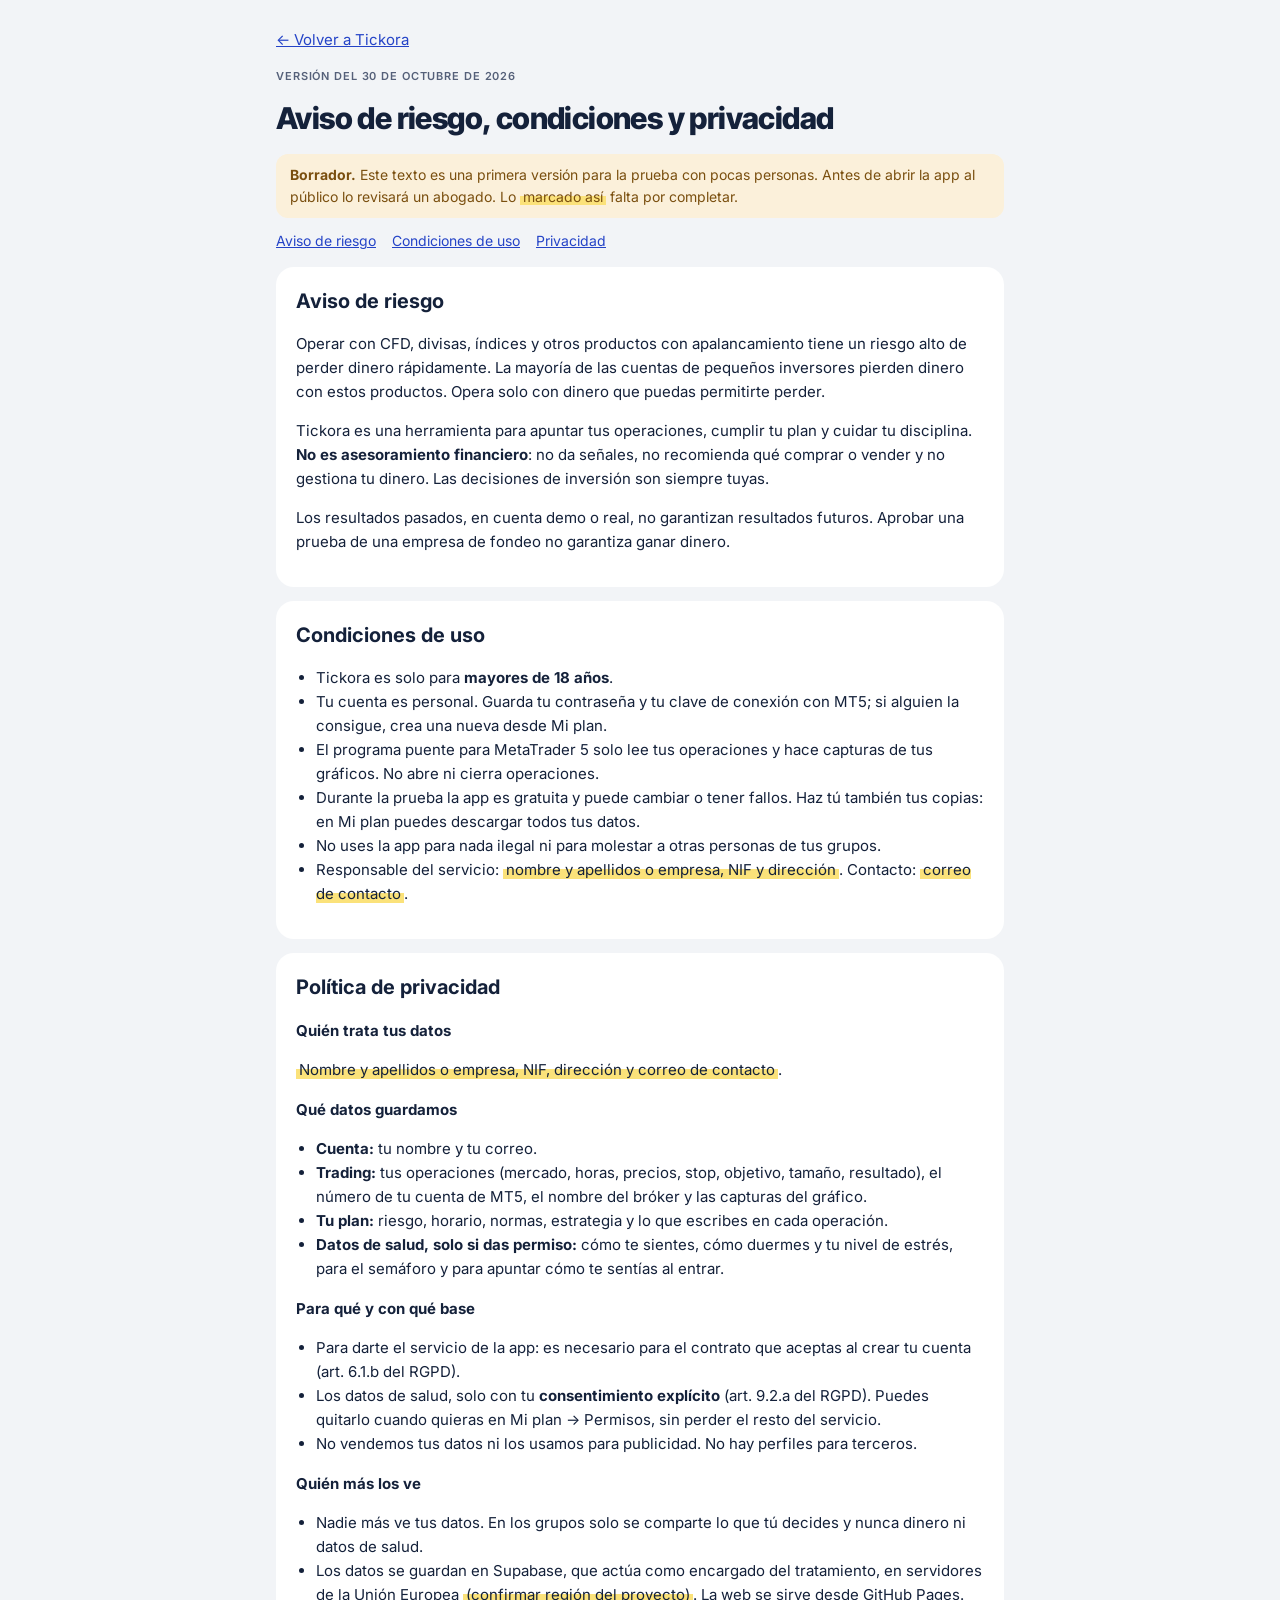
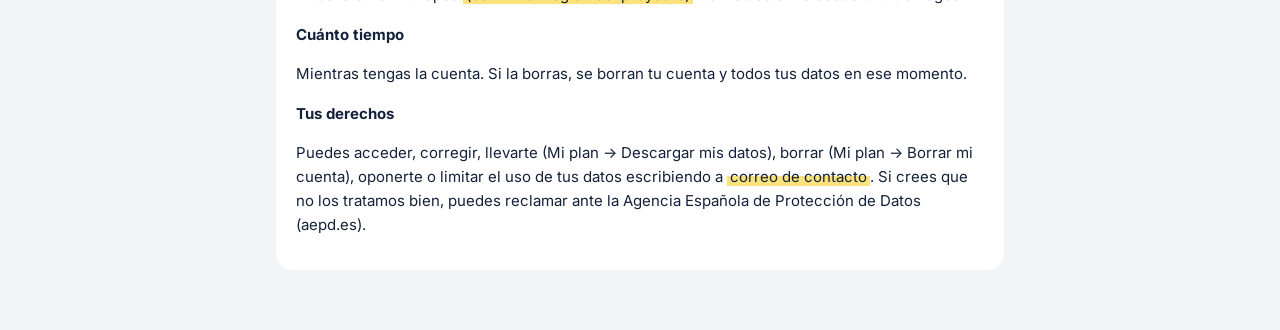
<file: legal.html>
<!doctype html>
<html lang="es">
<head>
<meta charset="utf-8">
<meta name="viewport" content="width=device-width,initial-scale=1">
<title>Aviso legal · Tickora</title>
<meta name="robots" content="noindex">
<link rel="stylesheet" href="https://fonts.googleapis.com/css2?family=Inter+Tight:wght@500..800&family=Inter:wght@300..700&display=swap">
<style>
:root{--papel:#f2f4f7;--tinta:#14213a;--suave:#556079;--linea:#e1e6ee;--cobalto:#2443c7;--rot:#fbe27a;--ambarB:#fbf0da;--ambarT:#7a4f0f}
*{box-sizing:border-box}
body{margin:0;background:var(--papel);color:var(--tinta);font-family:'Inter','Segoe UI',system-ui,sans-serif;font-size:15px;line-height:1.6}
main{max-width:760px;margin:0 auto;padding:28px 16px 60px}
a{color:var(--cobalto)}
h1{font-family:'Inter Tight','Inter',sans-serif;font-weight:800;font-size:30px;letter-spacing:-.02em;margin:8px 0 4px}
h2{font-weight:700;font-size:20px;margin:0 0 8px;scroll-margin-top:16px}
h3{font-size:15px;margin:16px 0 4px}
section{background:#fff;border-radius:18px;padding:18px 20px;margin-top:14px}
.lbl{font-family:'Inter',sans-serif;font-weight:600;font-size:11px;letter-spacing:.08em;color:var(--suave);text-transform:uppercase}
.note{background:var(--ambarB);color:var(--ambarT);border-radius:12px;padding:10px 14px;font-size:14px;margin-top:12px}
nav{display:flex;flex-wrap:wrap;gap:8px 16px;margin-top:12px;font-size:14px}
ul{padding-left:20px}
.pend{background:linear-gradient(transparent 45%,var(--rot) 45%);padding:0 3px}
</style>
</head>
<body>
<main>
  <a href="./">← Volver a Tickora</a>
  <div class="lbl" style="margin-top:16px">Versión del 30 de octubre de 2026</div>
  <h1>Aviso de riesgo, condiciones y privacidad</h1>
  <div class="note"><b>Borrador.</b> Este texto es una primera versión para la prueba con pocas personas. Antes de abrir la app al público lo revisará un abogado. Lo <span class="pend">marcado así</span> falta por completar.</div>
  <nav aria-label="Apartados"><a href="#riesgo">Aviso de riesgo</a><a href="#condiciones">Condiciones de uso</a><a href="#privacidad">Privacidad</a></nav>

  <section id="riesgo">
    <h2>Aviso de riesgo</h2>
    <p>Operar con CFD, divisas, índices y otros productos con apalancamiento tiene un riesgo alto de perder dinero rápidamente. La mayoría de las cuentas de pequeños inversores pierden dinero con estos productos. Opera solo con dinero que puedas permitirte perder.</p>
    <p>Tickora es una herramienta para apuntar tus operaciones, cumplir tu plan y cuidar tu disciplina. <b>No es asesoramiento financiero</b>: no da señales, no recomienda qué comprar o vender y no gestiona tu dinero. Las decisiones de inversión son siempre tuyas.</p>
    <p>Los resultados pasados, en cuenta demo o real, no garantizan resultados futuros. Aprobar una prueba de una empresa de fondeo no garantiza ganar dinero.</p>
  </section>

  <section id="condiciones">
    <h2>Condiciones de uso</h2>
    <ul>
      <li>Tickora es solo para <b>mayores de 18 años</b>.</li>
      <li>Tu cuenta es personal. Guarda tu contraseña y tu clave de conexión con MT5; si alguien la consigue, crea una nueva desde Mi plan.</li>
      <li>El programa puente para MetaTrader 5 solo lee tus operaciones y hace capturas de tus gráficos. No abre ni cierra operaciones.</li>
      <li>Durante la prueba la app es gratuita y puede cambiar o tener fallos. Haz tú también tus copias: en Mi plan puedes descargar todos tus datos.</li>
      <li>No uses la app para nada ilegal ni para molestar a otras personas de tus grupos.</li>
      <li>Responsable del servicio: <span class="pend">nombre y apellidos o empresa, NIF y dirección</span>. Contacto: <span class="pend">correo de contacto</span>.</li>
    </ul>
  </section>

  <section id="privacidad">
    <h2>Política de privacidad</h2>
    <h3>Quién trata tus datos</h3>
    <p><span class="pend">Nombre y apellidos o empresa, NIF, dirección y correo de contacto</span>.</p>
    <h3>Qué datos guardamos</h3>
    <ul>
      <li><b>Cuenta:</b> tu nombre y tu correo.</li>
      <li><b>Trading:</b> tus operaciones (mercado, horas, precios, stop, objetivo, tamaño, resultado), el número de tu cuenta de MT5, el nombre del bróker y las capturas del gráfico.</li>
      <li><b>Tu plan:</b> riesgo, horario, normas, estrategia y lo que escribes en cada operación.</li>
      <li><b>Datos de salud, solo si das permiso:</b> cómo te sientes, cómo duermes y tu nivel de estrés, para el semáforo y para apuntar cómo te sentías al entrar.</li>
    </ul>
    <h3>Para qué y con qué base</h3>
    <ul>
      <li>Para darte el servicio de la app: es necesario para el contrato que aceptas al crear tu cuenta (art. 6.1.b del RGPD).</li>
      <li>Los datos de salud, solo con tu <b>consentimiento explícito</b> (art. 9.2.a del RGPD). Puedes quitarlo cuando quieras en Mi plan → Permisos, sin perder el resto del servicio.</li>
      <li>No vendemos tus datos ni los usamos para publicidad. No hay perfiles para terceros.</li>
    </ul>
    <h3>Quién más los ve</h3>
    <ul>
      <li>Nadie más ve tus datos. En los grupos solo se comparte lo que tú decides y nunca dinero ni datos de salud.</li>
      <li>Los datos se guardan en Supabase, que actúa como encargado del tratamiento, en servidores de la Unión Europea <span class="pend">(confirmar región del proyecto)</span>. La web se sirve desde GitHub Pages.</li>
    </ul>
    <h3>Cuánto tiempo</h3>
    <p>Mientras tengas la cuenta. Si la borras, se borran tu cuenta y todos tus datos en ese momento.</p>
    <h3>Tus derechos</h3>
    <p>Puedes acceder, corregir, llevarte (Mi plan → Descargar mis datos), borrar (Mi plan → Borrar mi cuenta), oponerte o limitar el uso de tus datos escribiendo a <span class="pend">correo de contacto</span>. Si crees que no los tratamos bien, puedes reclamar ante la Agencia Española de Protección de Datos (aepd.es).</p>
  </section>
</main>
</body>
</html>
</file>
